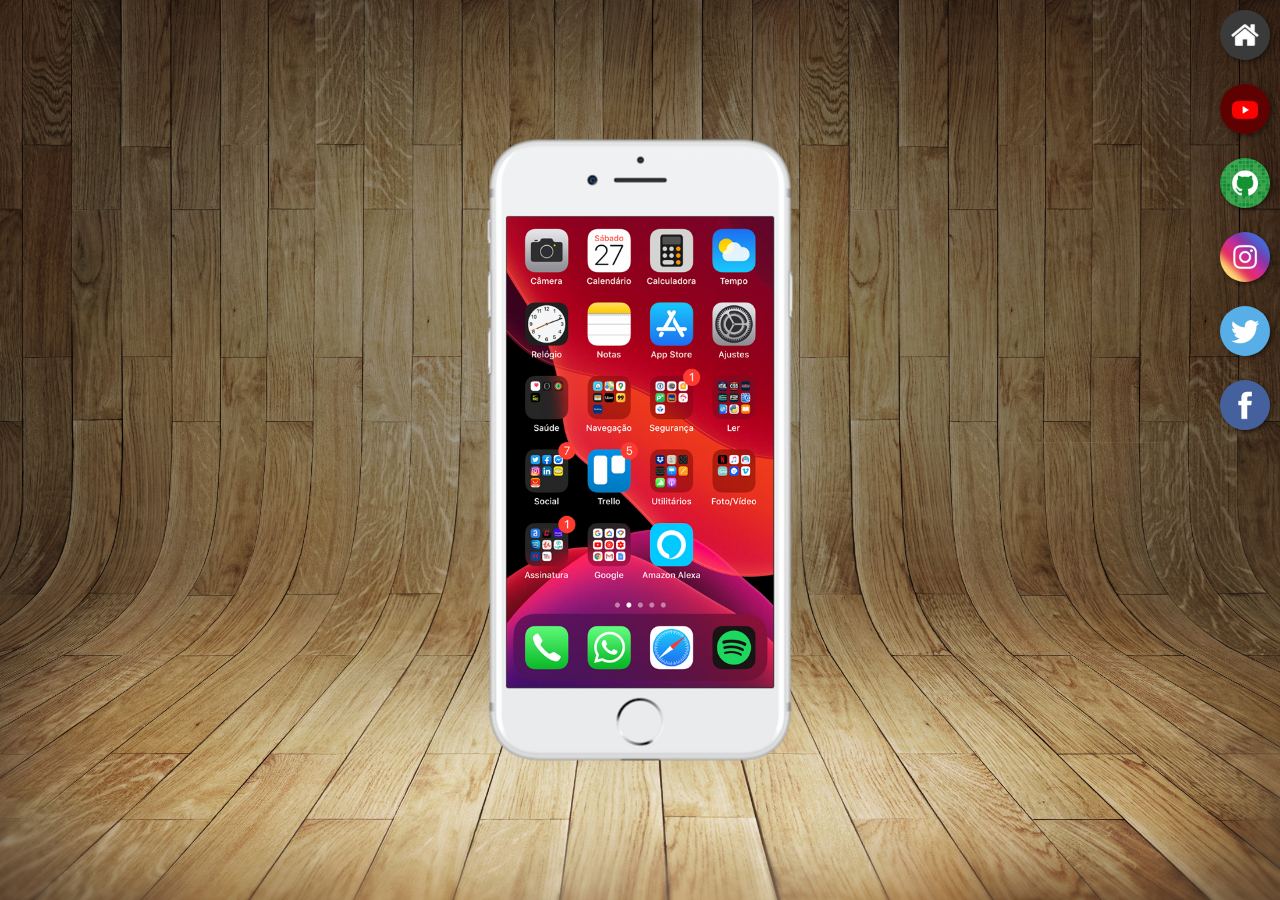
<file: index.html>
<!DOCTYPE html>
<html lang="pt-br">
<head>
    <meta charset="UTF-8">
    <meta name="viewport" content="width=device-width, initial-scale=1.0">
    <title>Projeto Redes Sociais</title>
    <link rel="shortcut icon" href="favicon.ico" type="image/x-icon">
    <link rel="stylesheet" href="estilos/style.css">
</head>
<body>
    <main>
        <section id="telefone">
            <iframe src="home.html" name="tela" id="tela" frameborder="0">
                Seu navegador não é compatível com isso!
            </iframe>
        </section>
        <section id="redes-sociais">
            <a href="home.html" target="tela"><img src="imagens/logo-home.jpg" alt="home"></a><br>
            <a href="youtube.html" target="tela"><img src="imagens/logo-youtube.jpg" alt="youtube"></a><br>
            <a href="github.html" target="tela"><img src="imagens/logo-github.jpg" alt="github"></a><br>
            <a href="instagram.html" target="tela"><img src="imagens/logo-instagram.jpg" alt="instagram"></a><br>
            <a href="twitter.html" target="tela"><img src="imagens/logo-twitter.jpg" alt="twitter"></a><br>
            <a href="facebook.html" target="tela"><img src="imagens/logo-facebook.jpg" alt="facebook"></a>
        </section>
    </main>
</body>
</html>
</file>
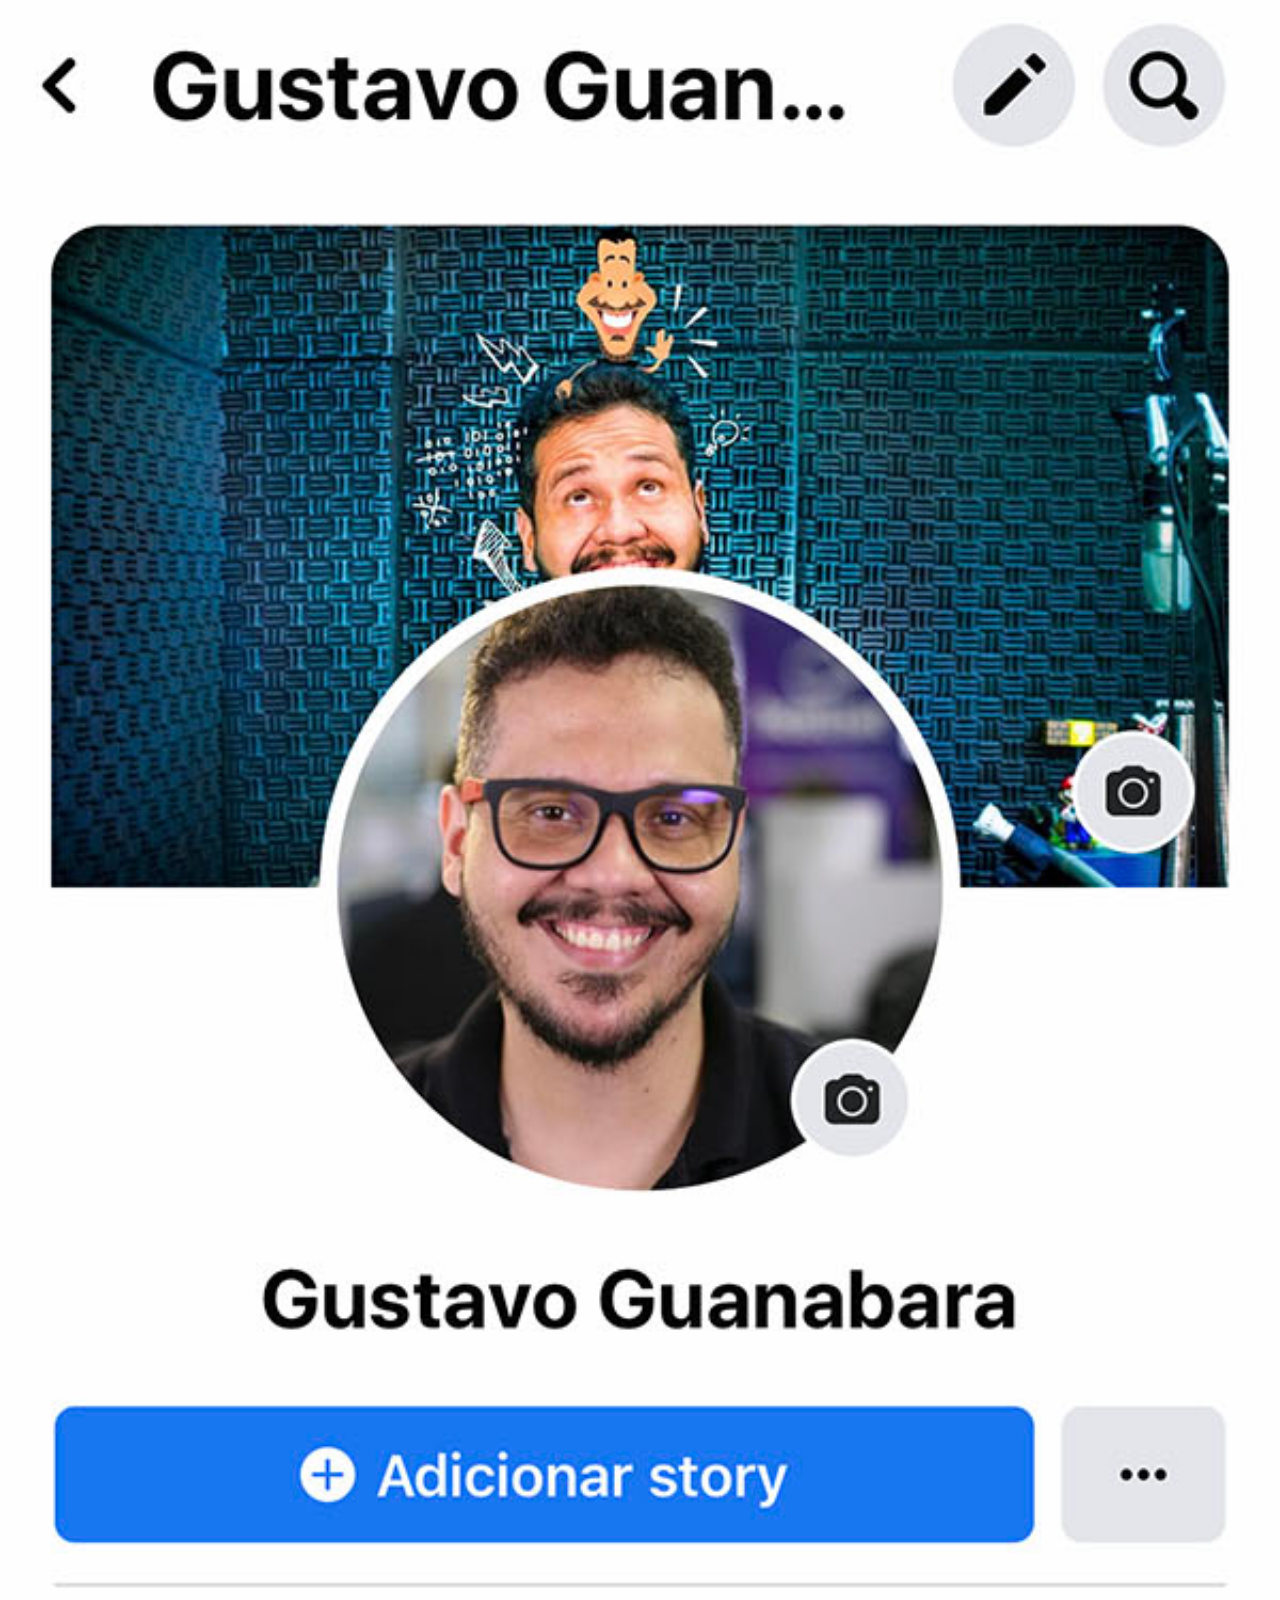
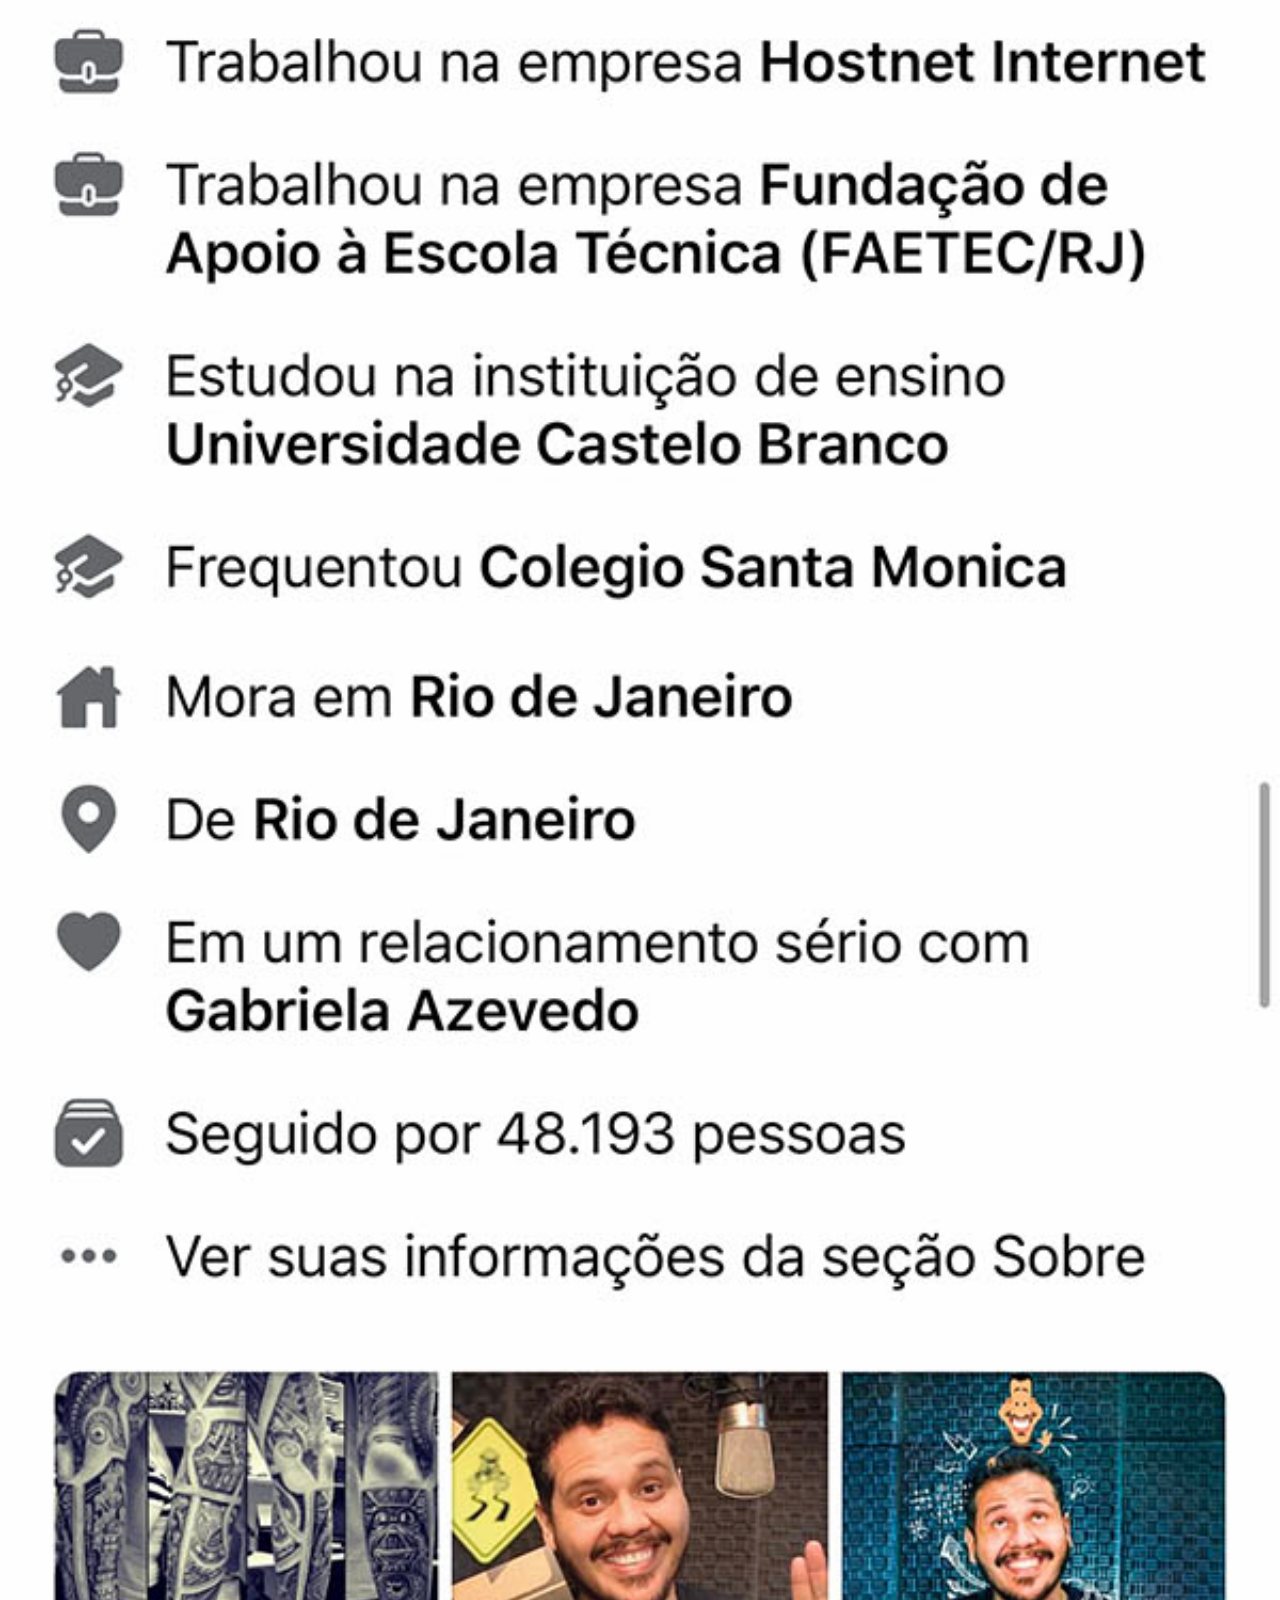
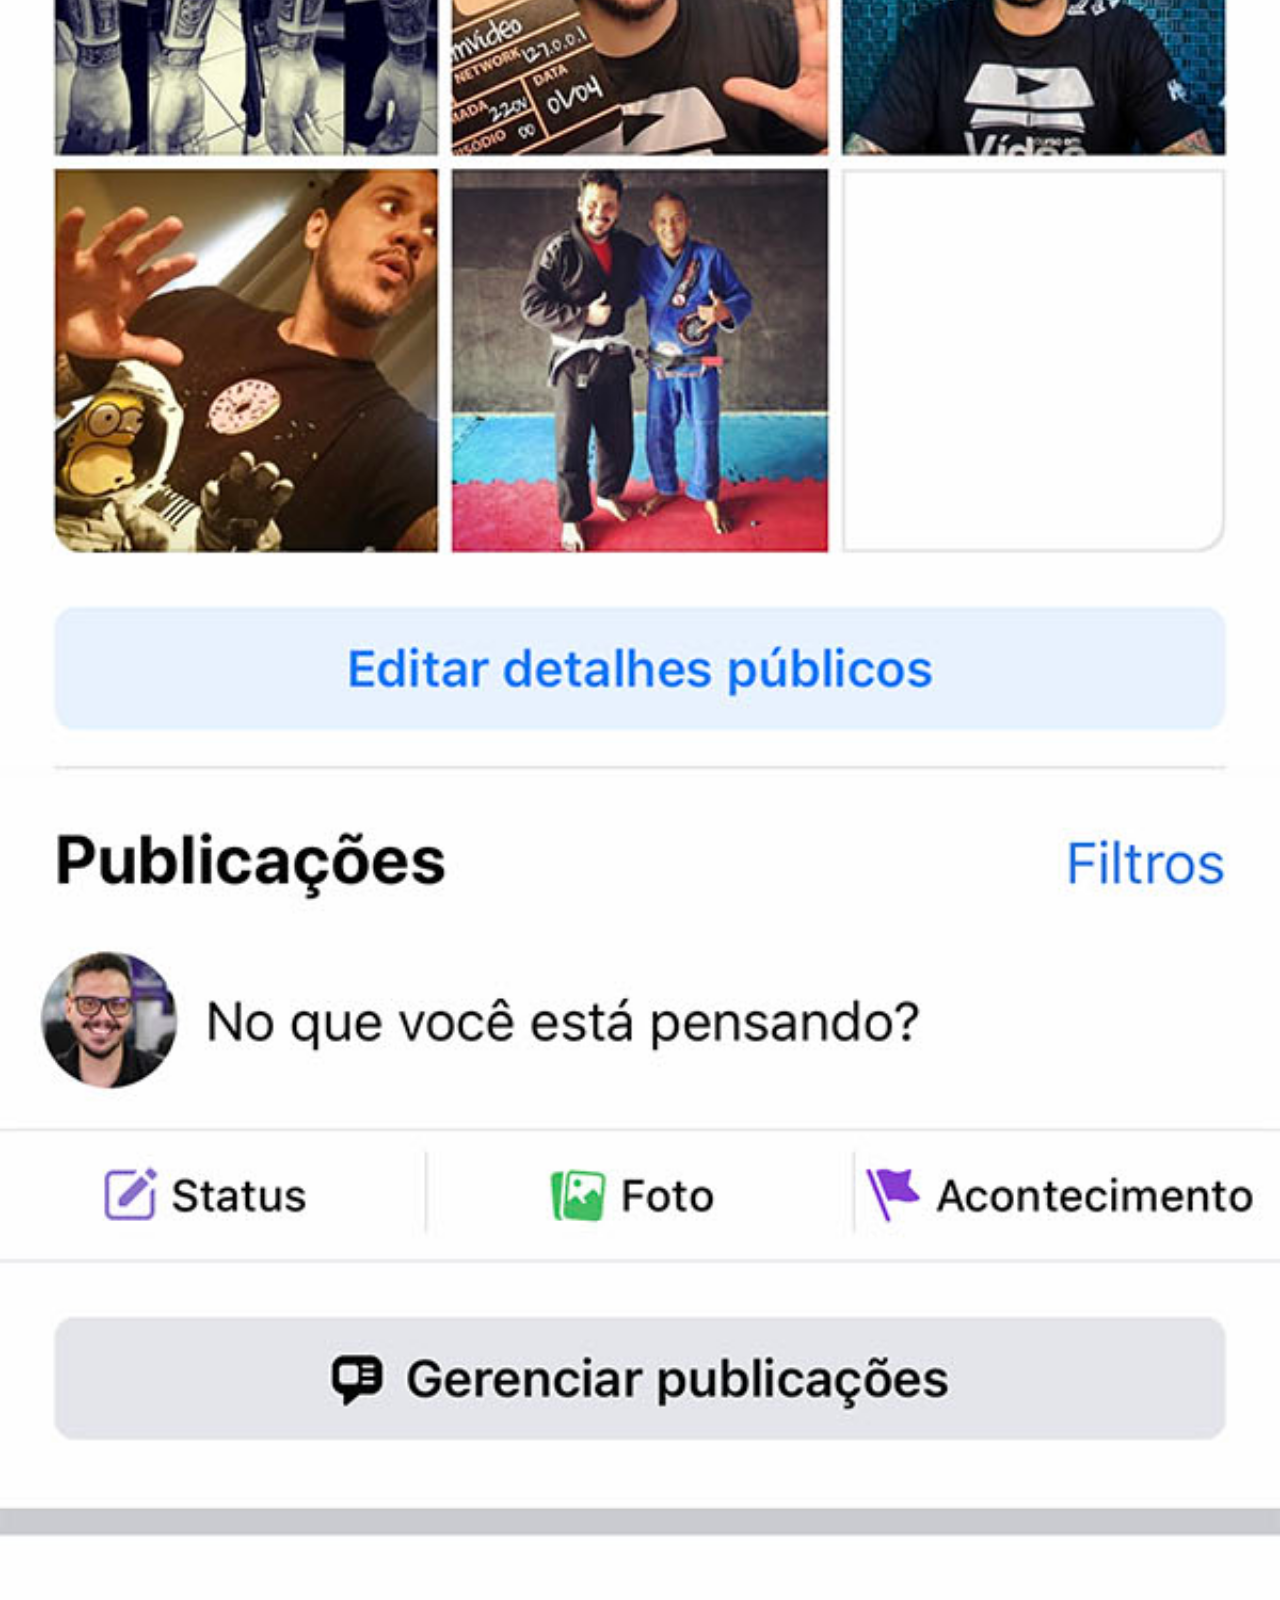
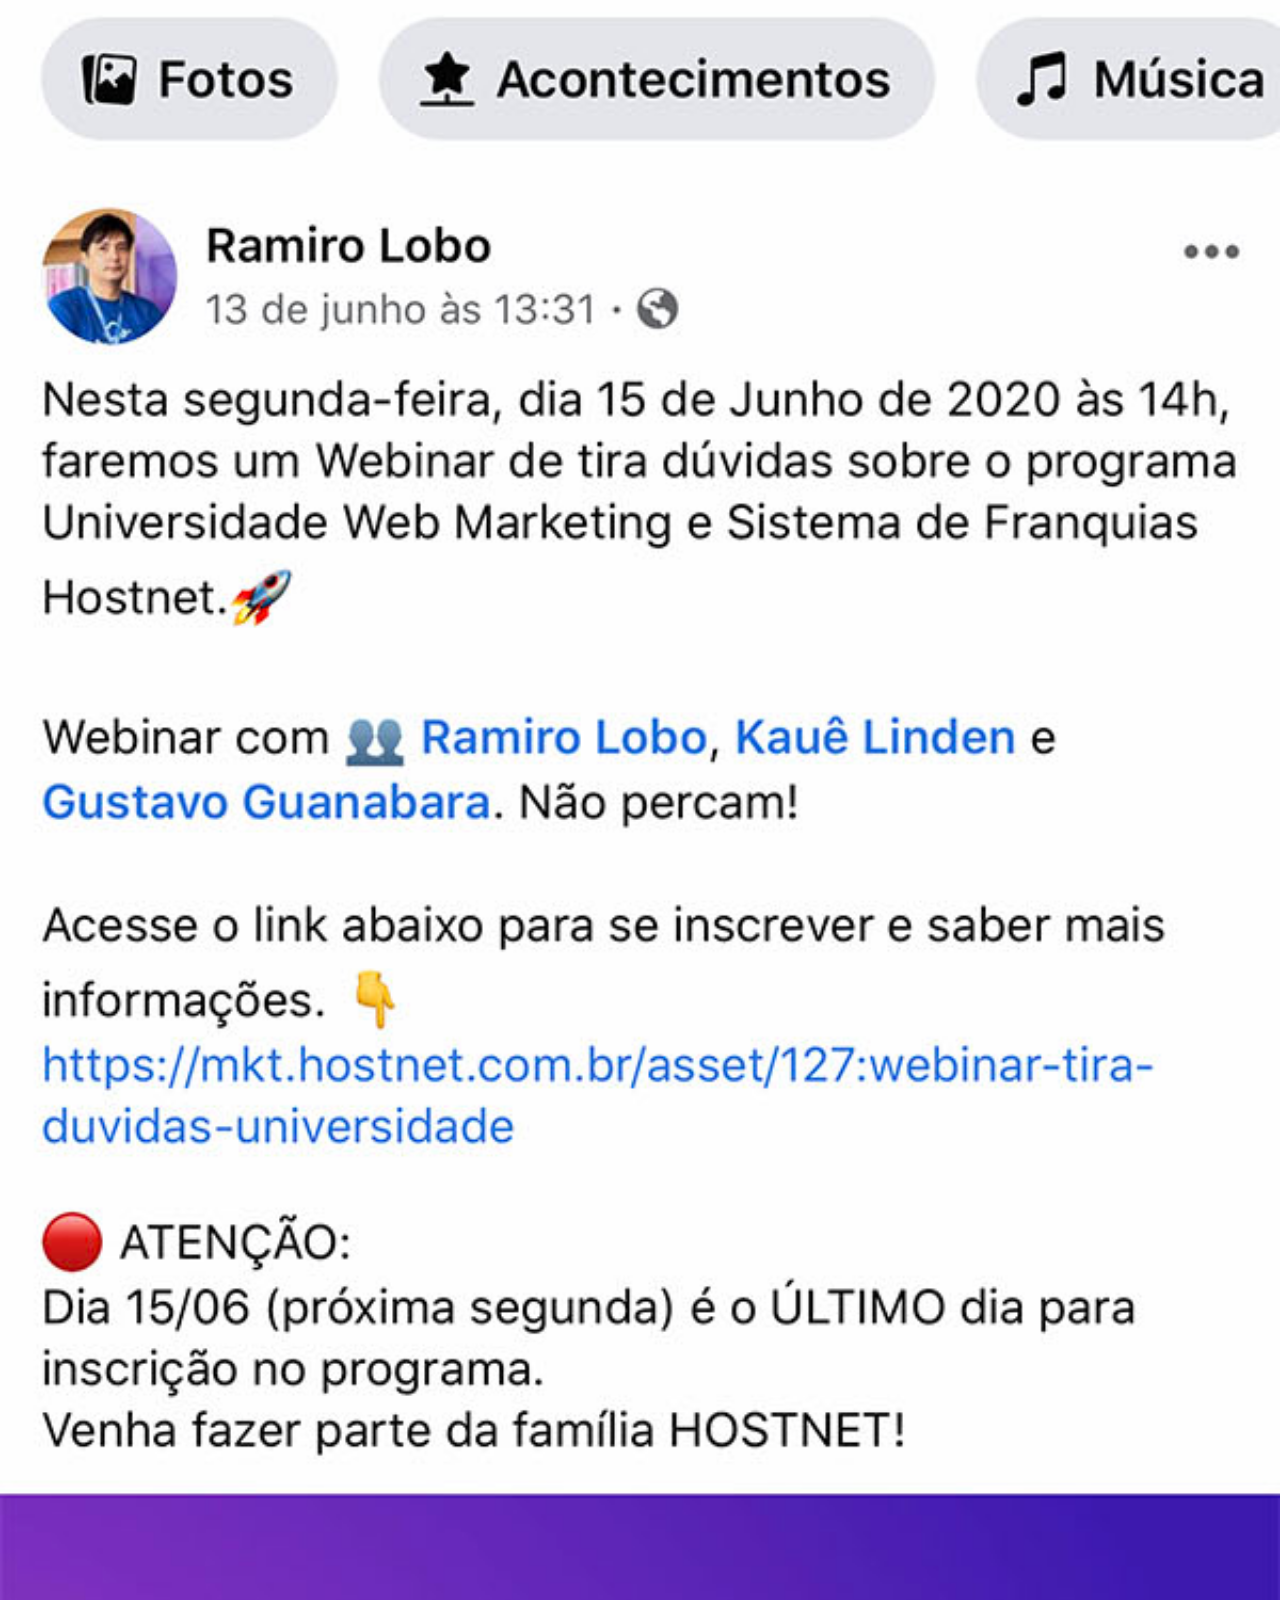
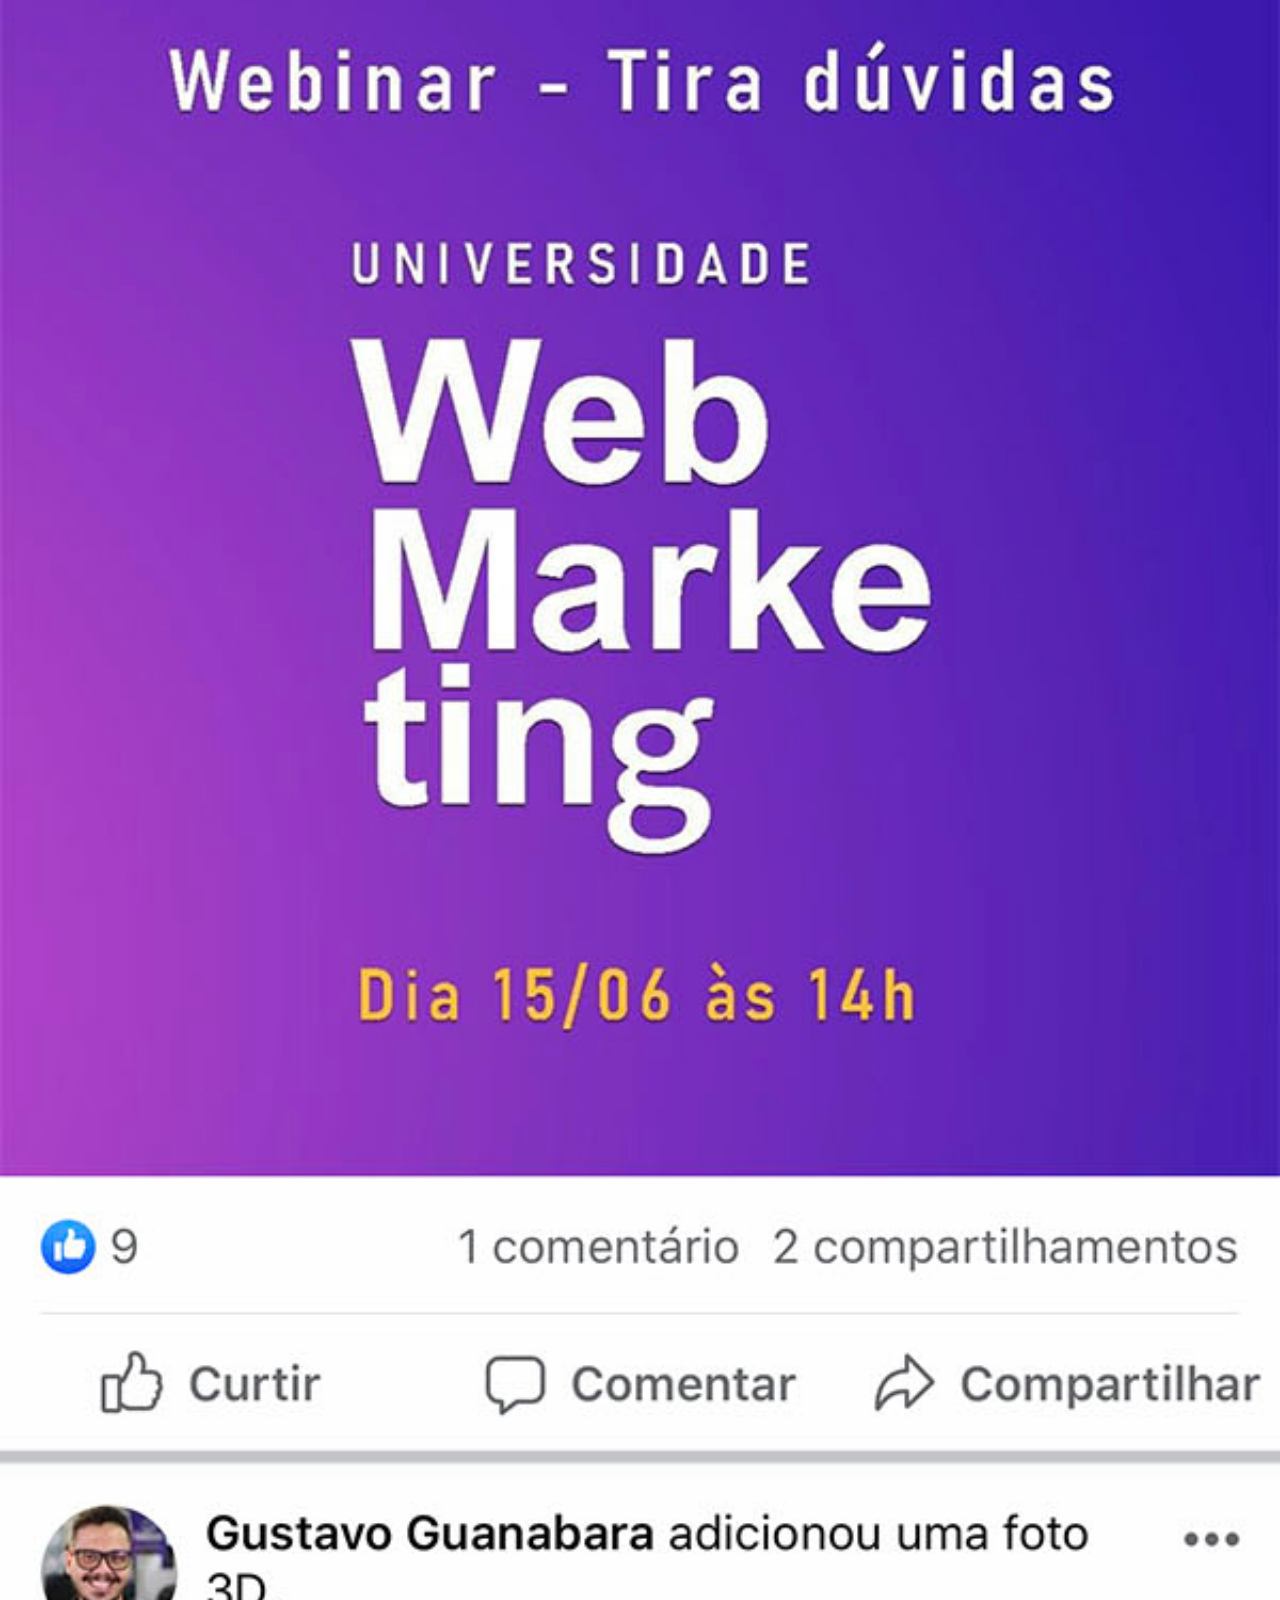
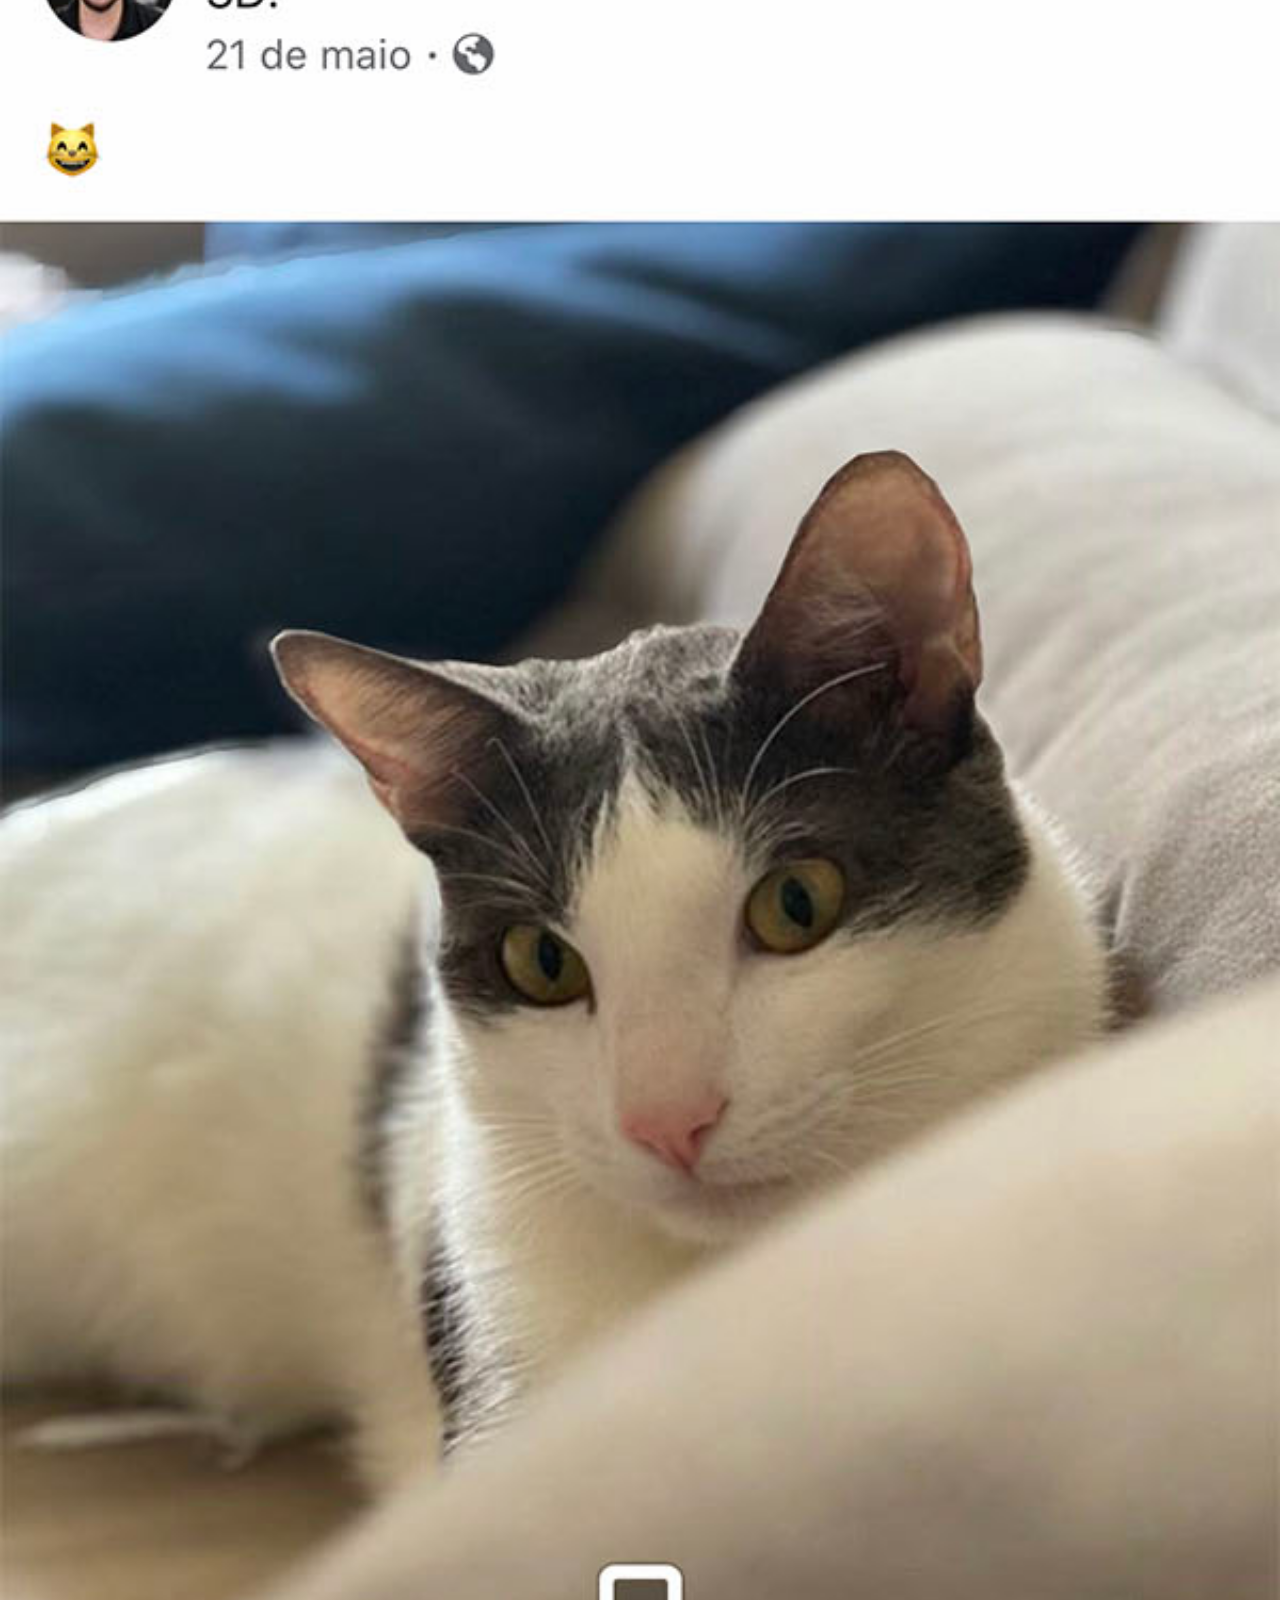
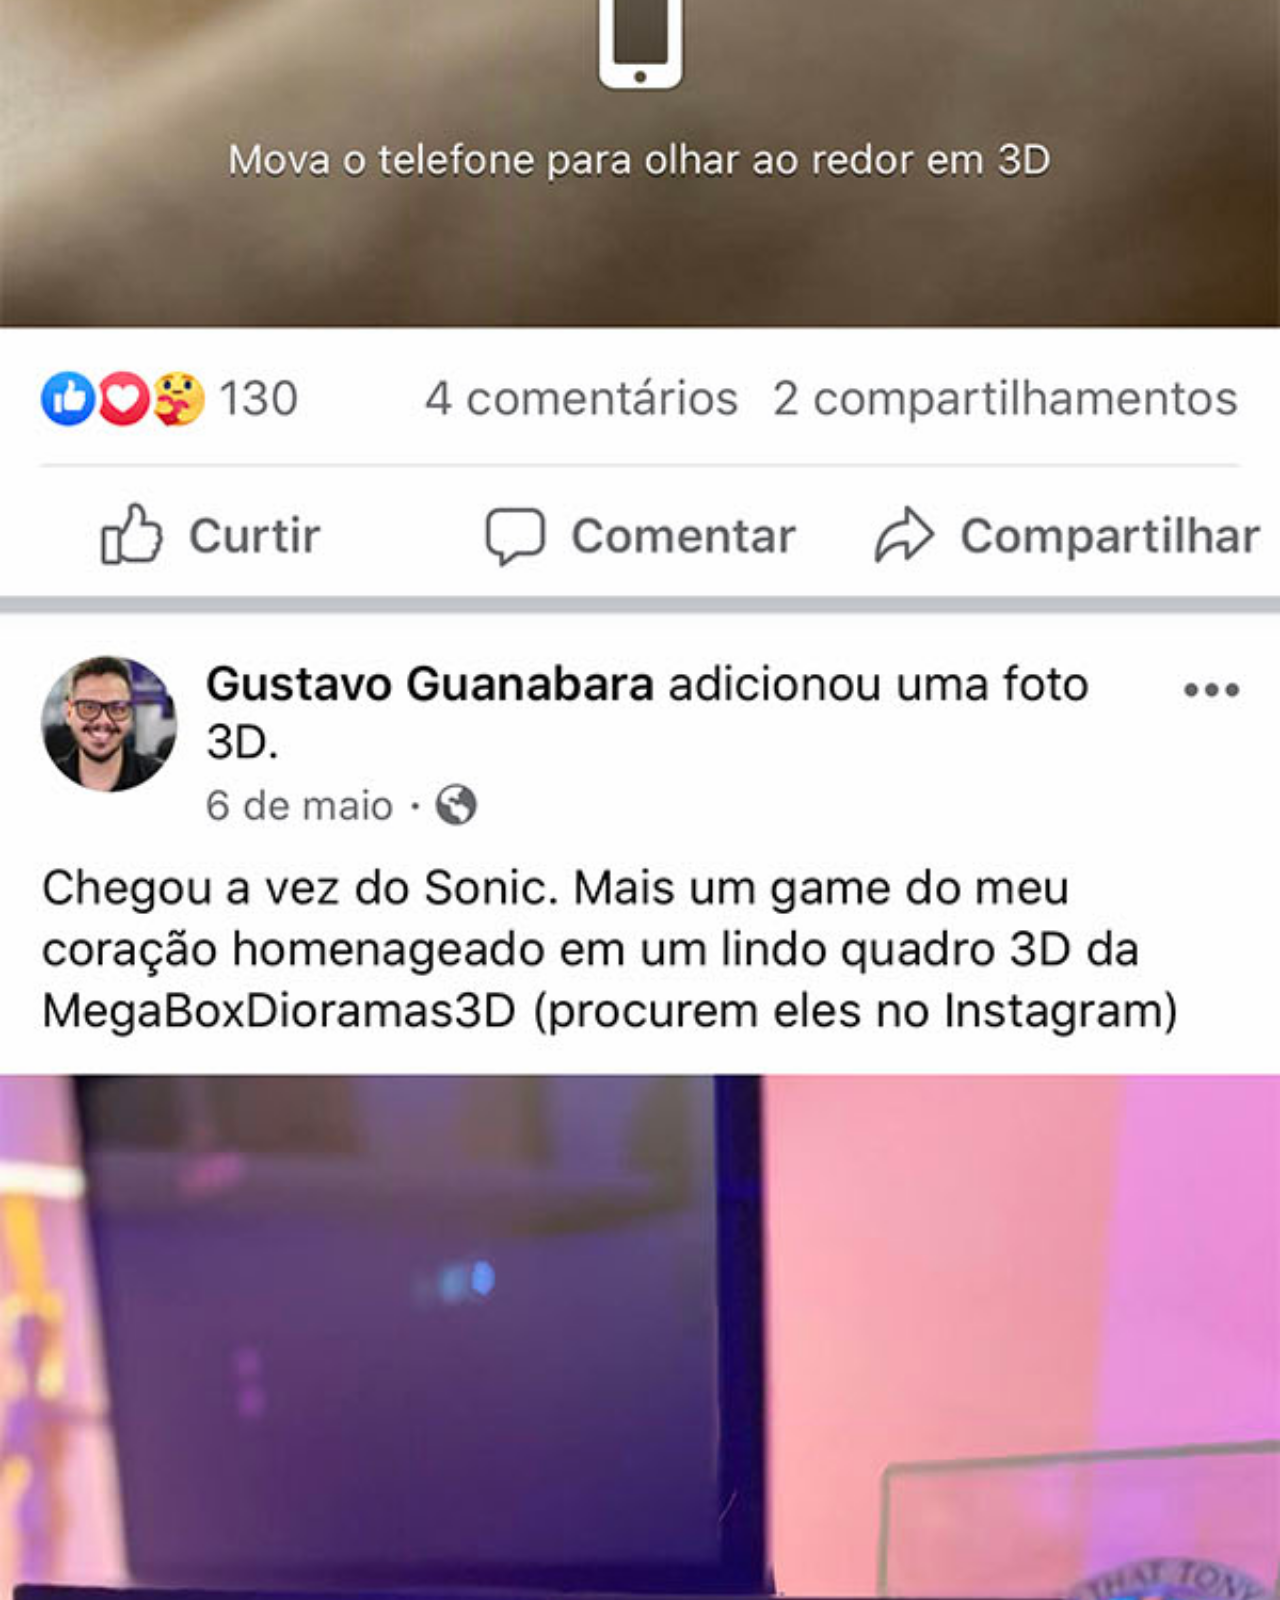
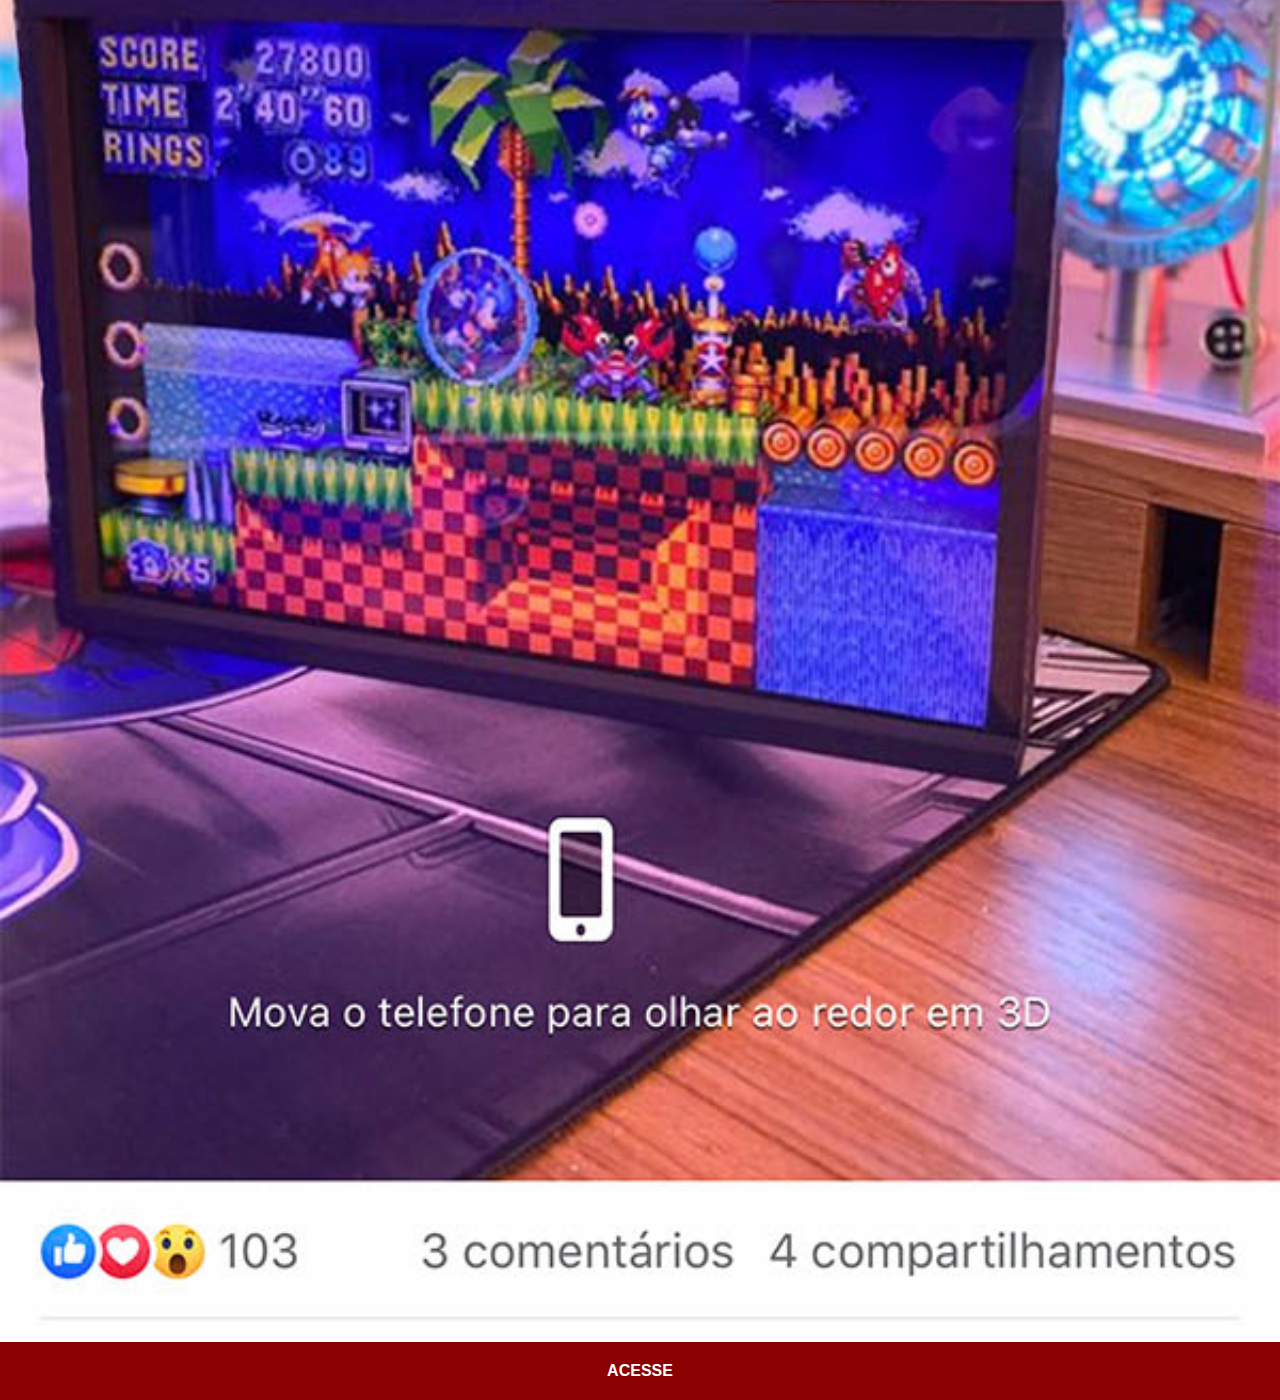
<file: facebook.html>
<!DOCTYPE html>
<html lang="pt-br">
<head>
    <meta charset="UTF-8">
    <meta name="viewport" content="width=device-width, initial-scale=1.0">
    <title>Facebook</title>
    <link rel="stylesheet" href="estilos/social.css">
</head>
<body>
    <img src="imagens/tela-facebook.jpg" alt="Facebook">
    <a href="https://www.facebook.com/gustavoguanabara/?locale=pt_BR" target="_blank">ACESSE</a>
</body>
</html>
</file>
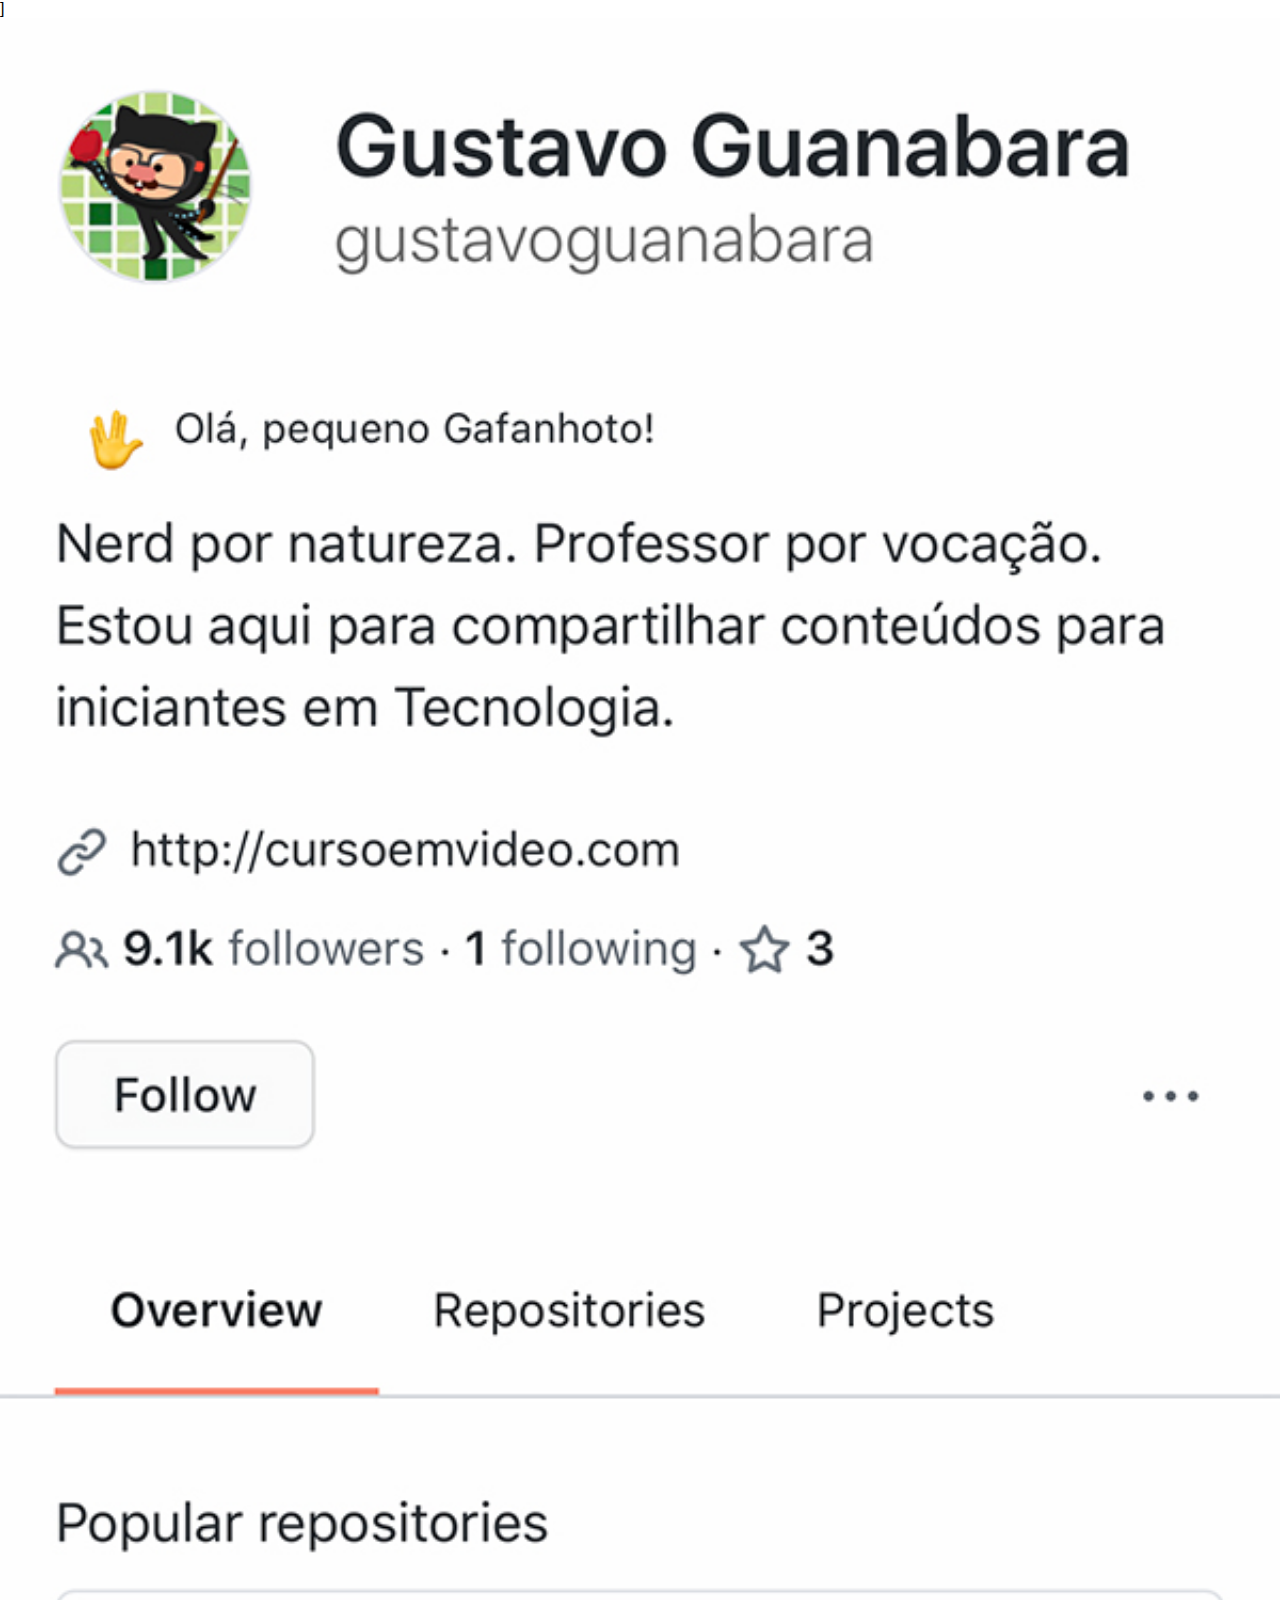
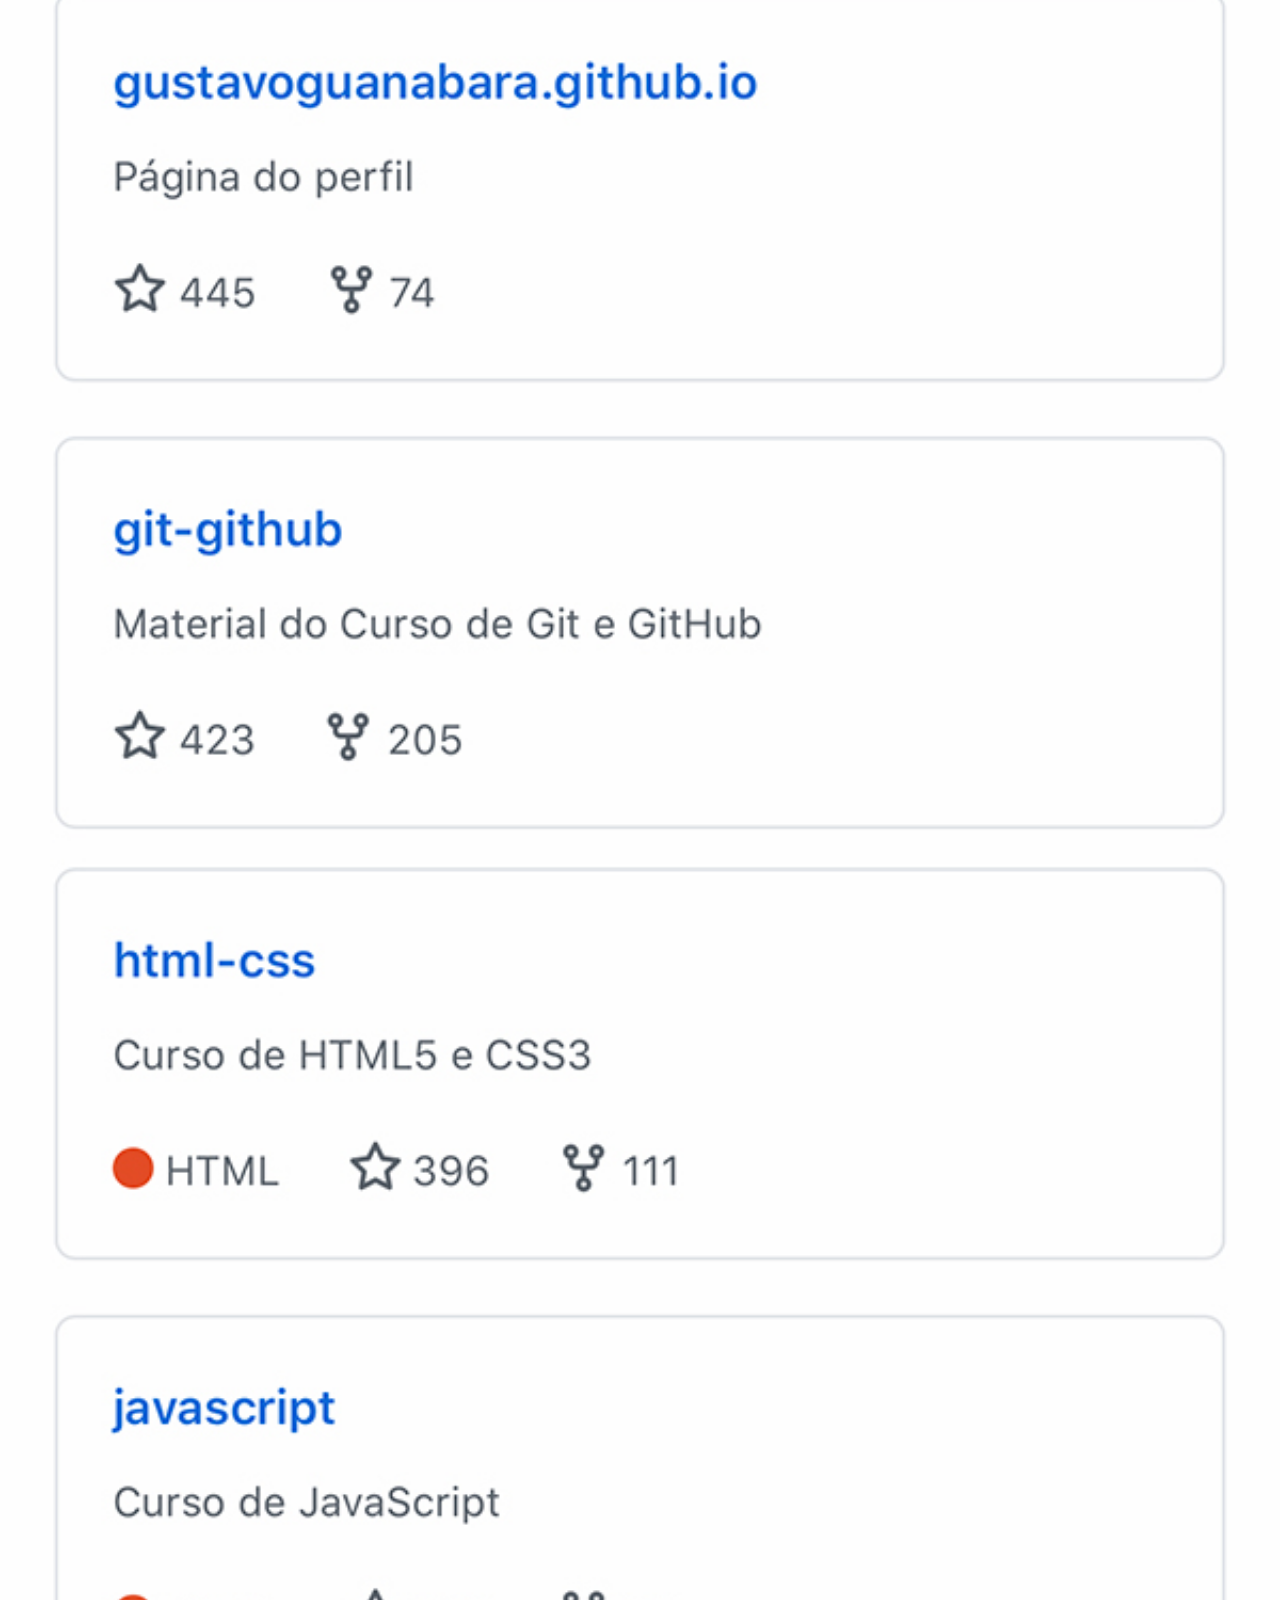
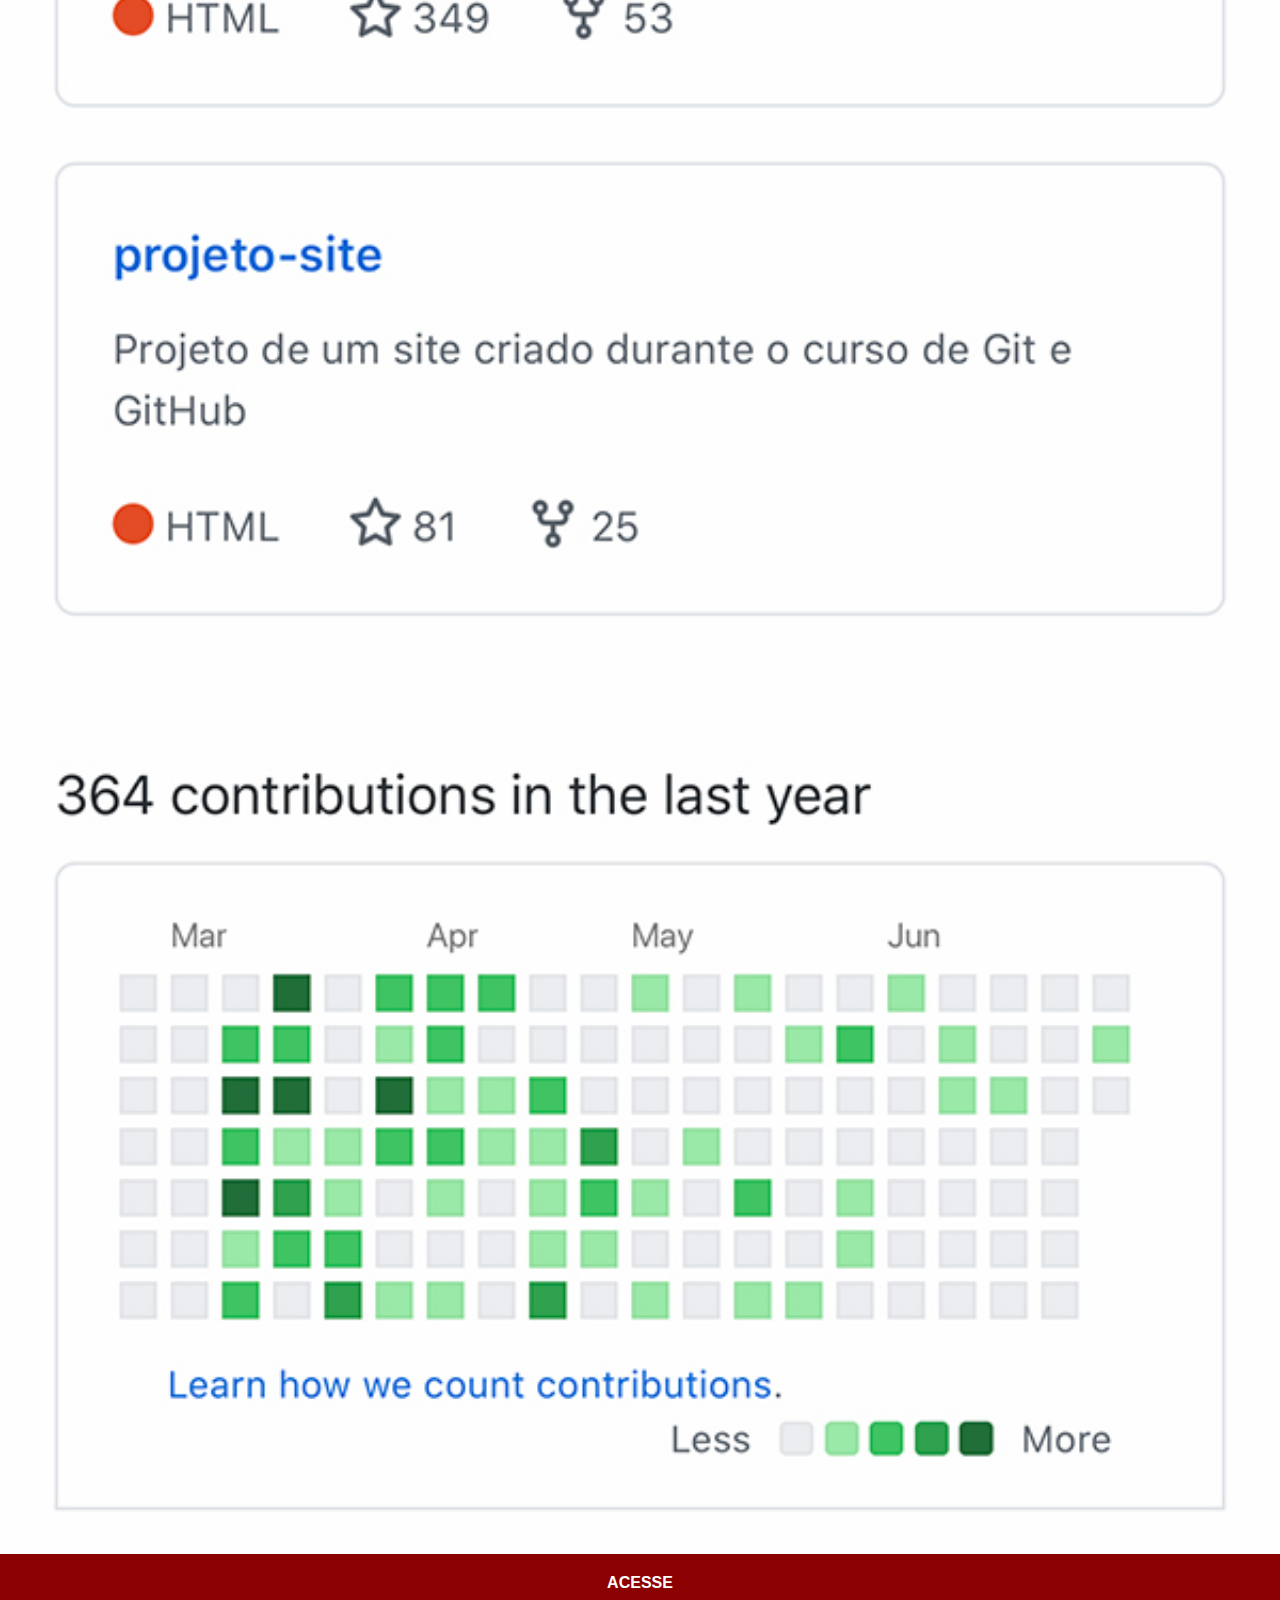
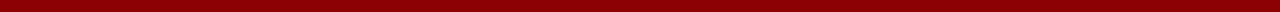
<file: github.html>
<!DOCTYPE html>
<html lang="pt-br">
<head>
    <meta charset="UTF-8">
    <meta name="viewport" content="width=device-width, initial-scale=1.0">
    <title>Github</title>]
    <link rel="stylesheet" href="estilos/social.css">
</head>
<body>
    <img src="imagens/tela-github.jpg" alt="github">
    <a href="https://github.com/gustavoguanabara" target="_blank">ACESSE</a>
</body>
</html>
</file>
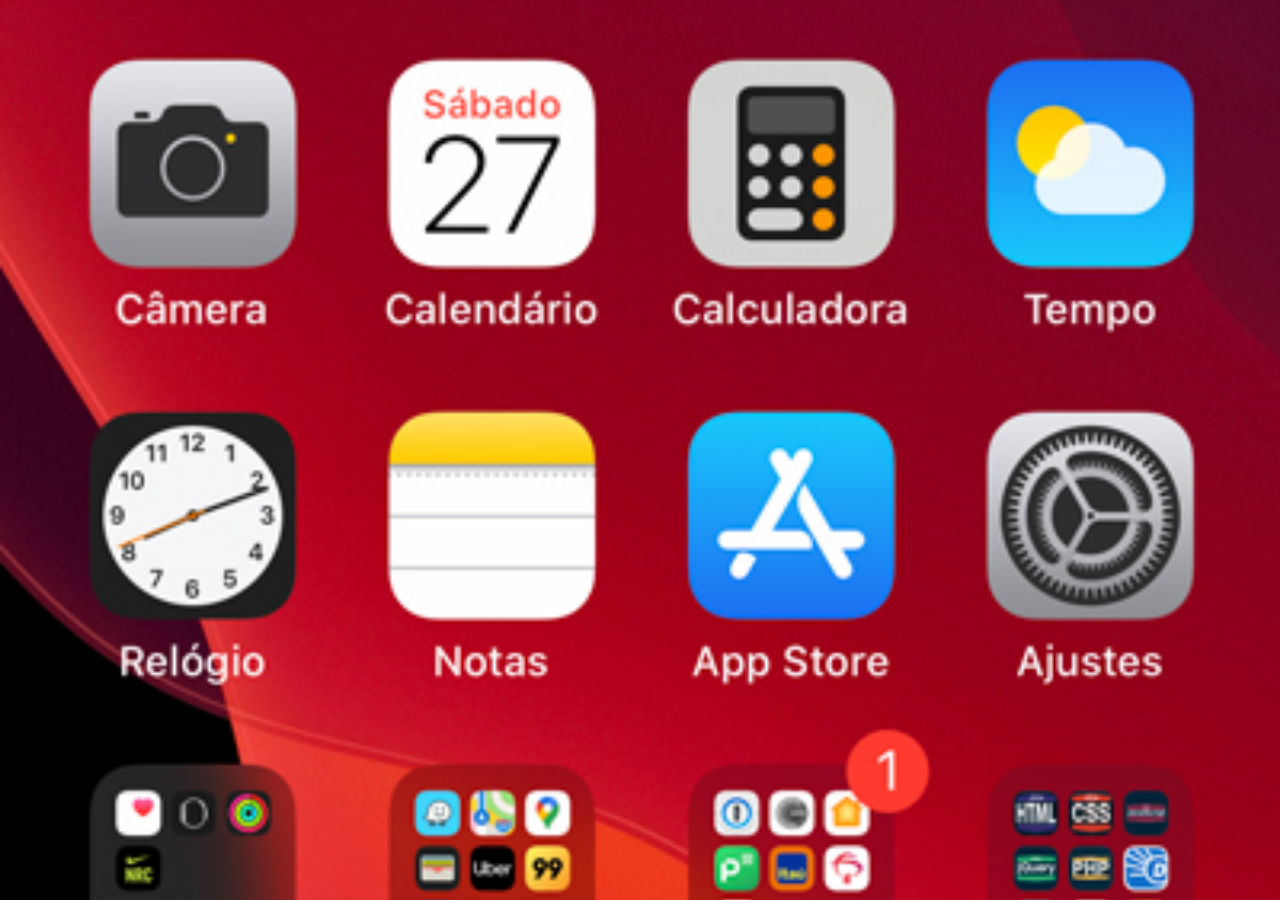
<file: home.html>
<!DOCTYPE html>
<html lang="pt-br">
<head>
    <meta charset="UTF-8">
    <meta name="viewport" content="width=device-width, initial-scale=1.0">
    <title>Home</title>
</head>
<style>
    * {
        margin: 0px;
        padding: 0px;
    }

    body {
        height: 100vh;
        width: 100vw;
        background: black url('imagens/tela-home.jpg') no-repeat top center;
        background-size: cover;
    }
</style>
<body>
    
</body>
</html>
</file>
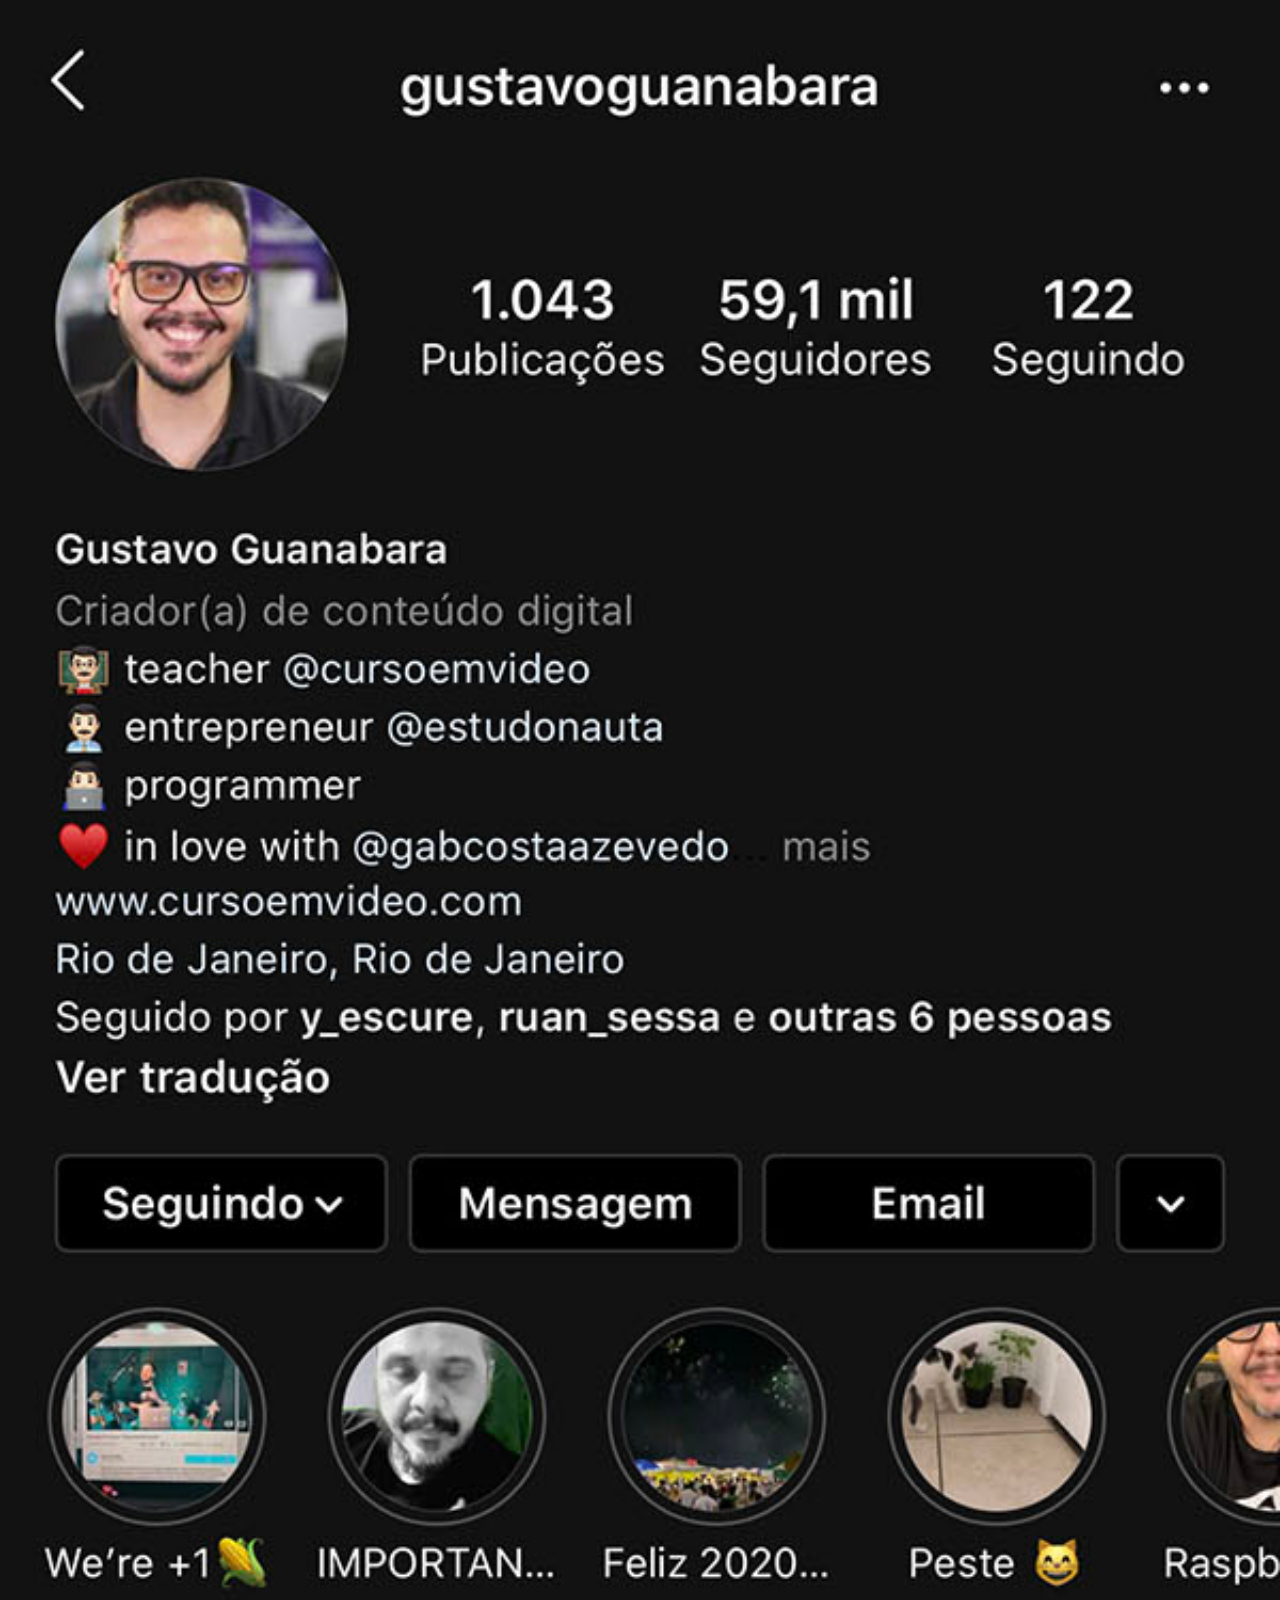
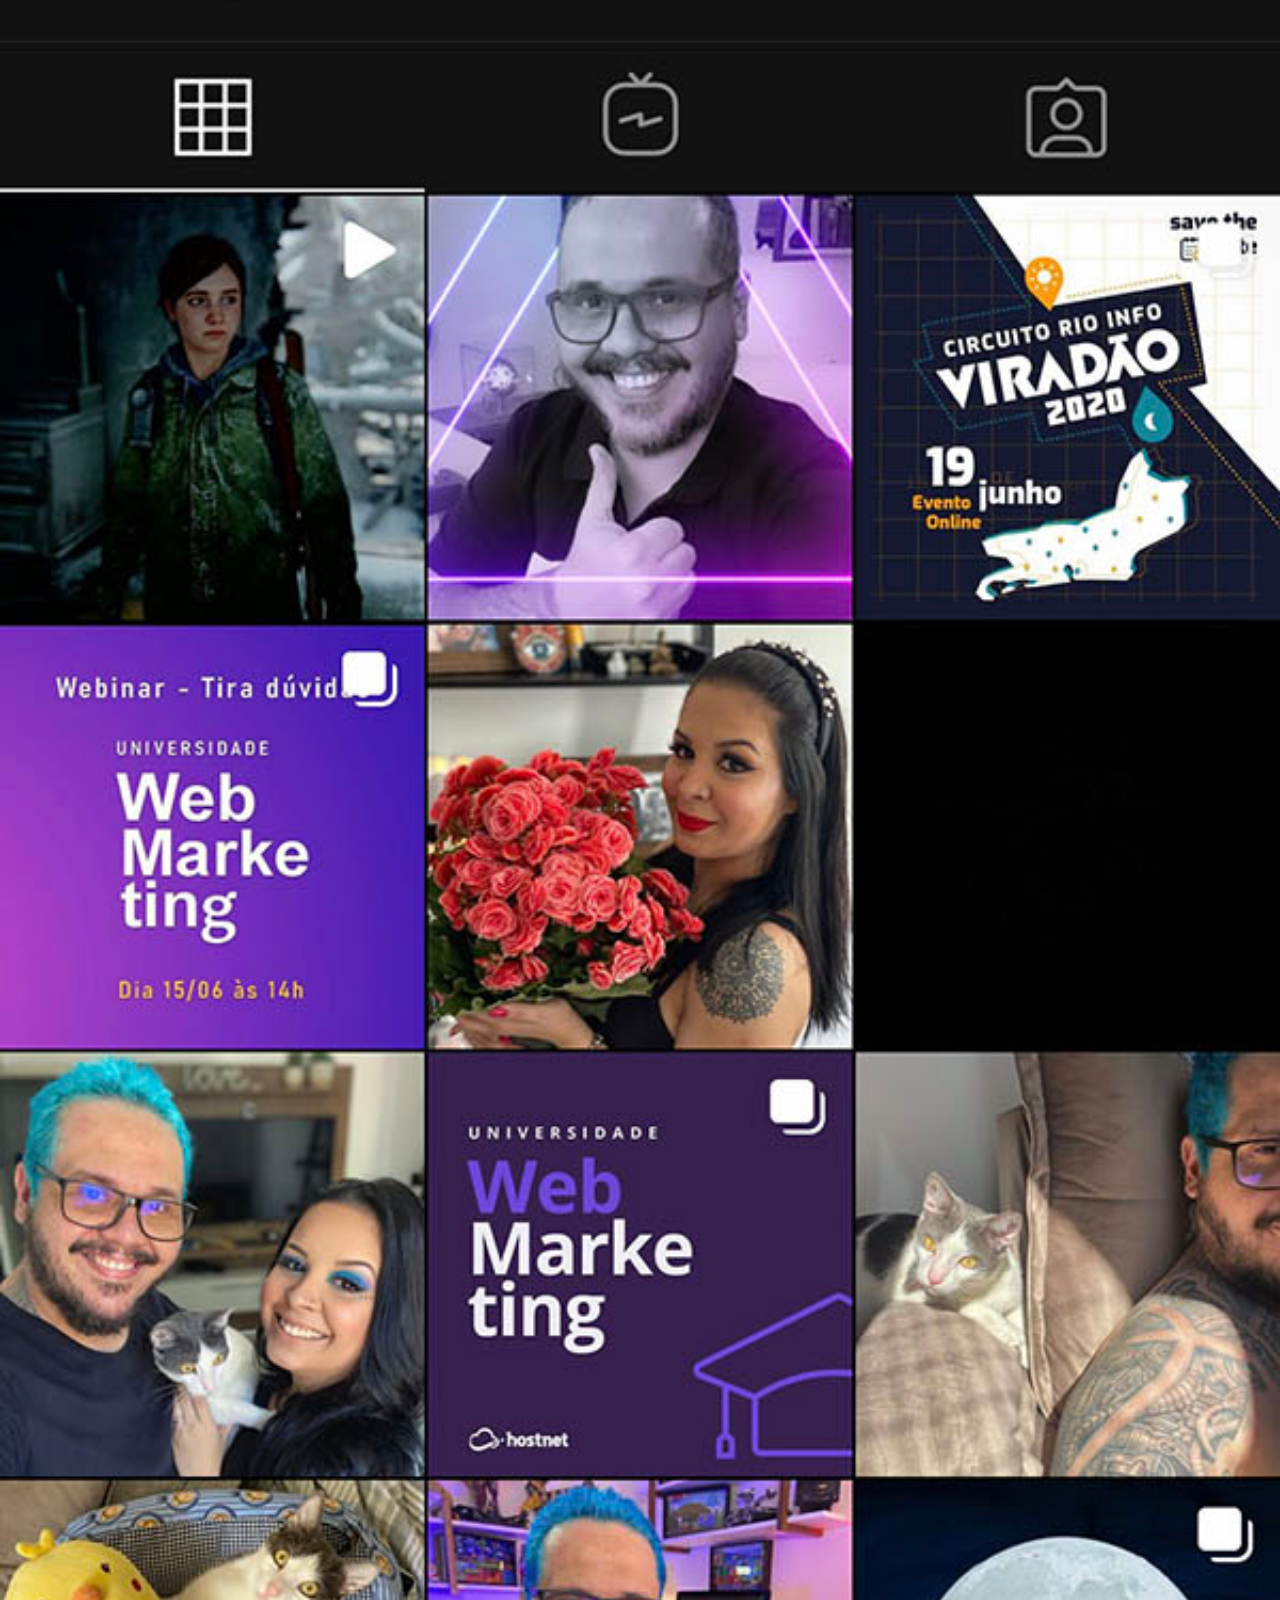
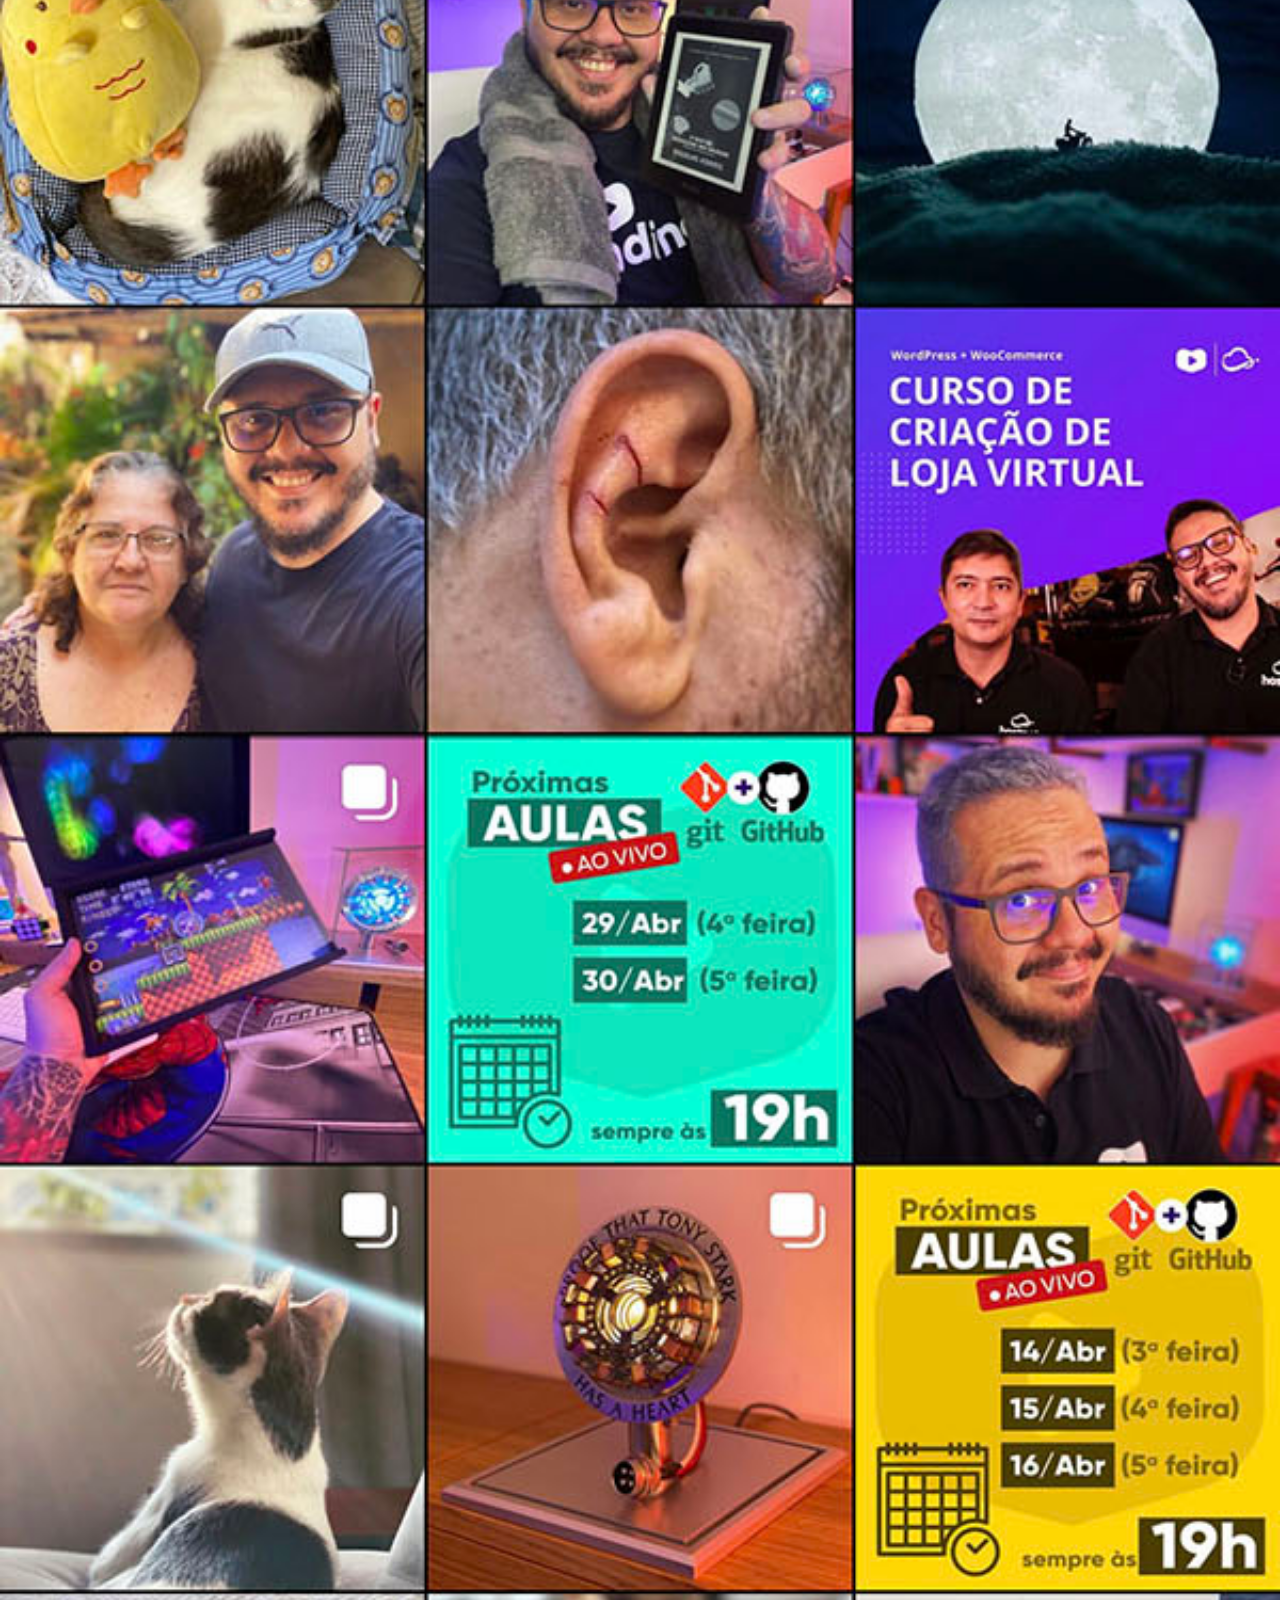
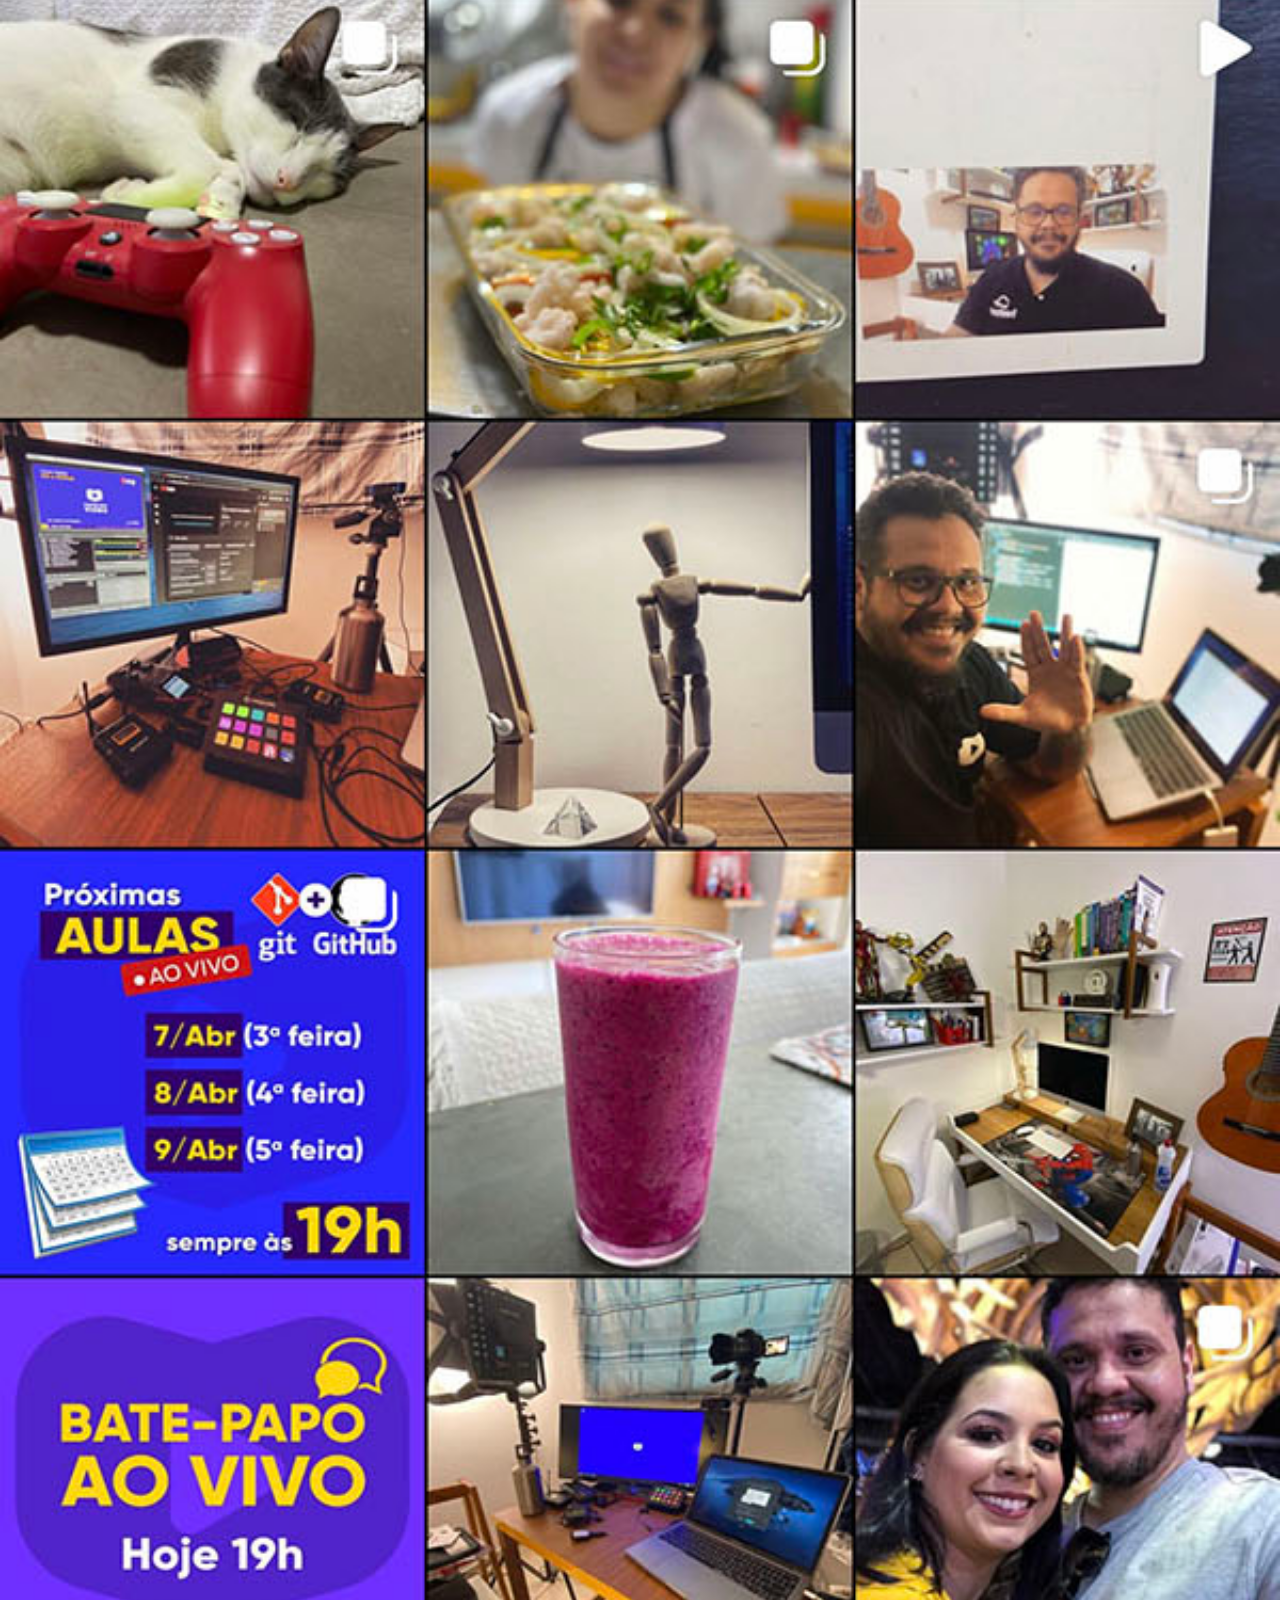
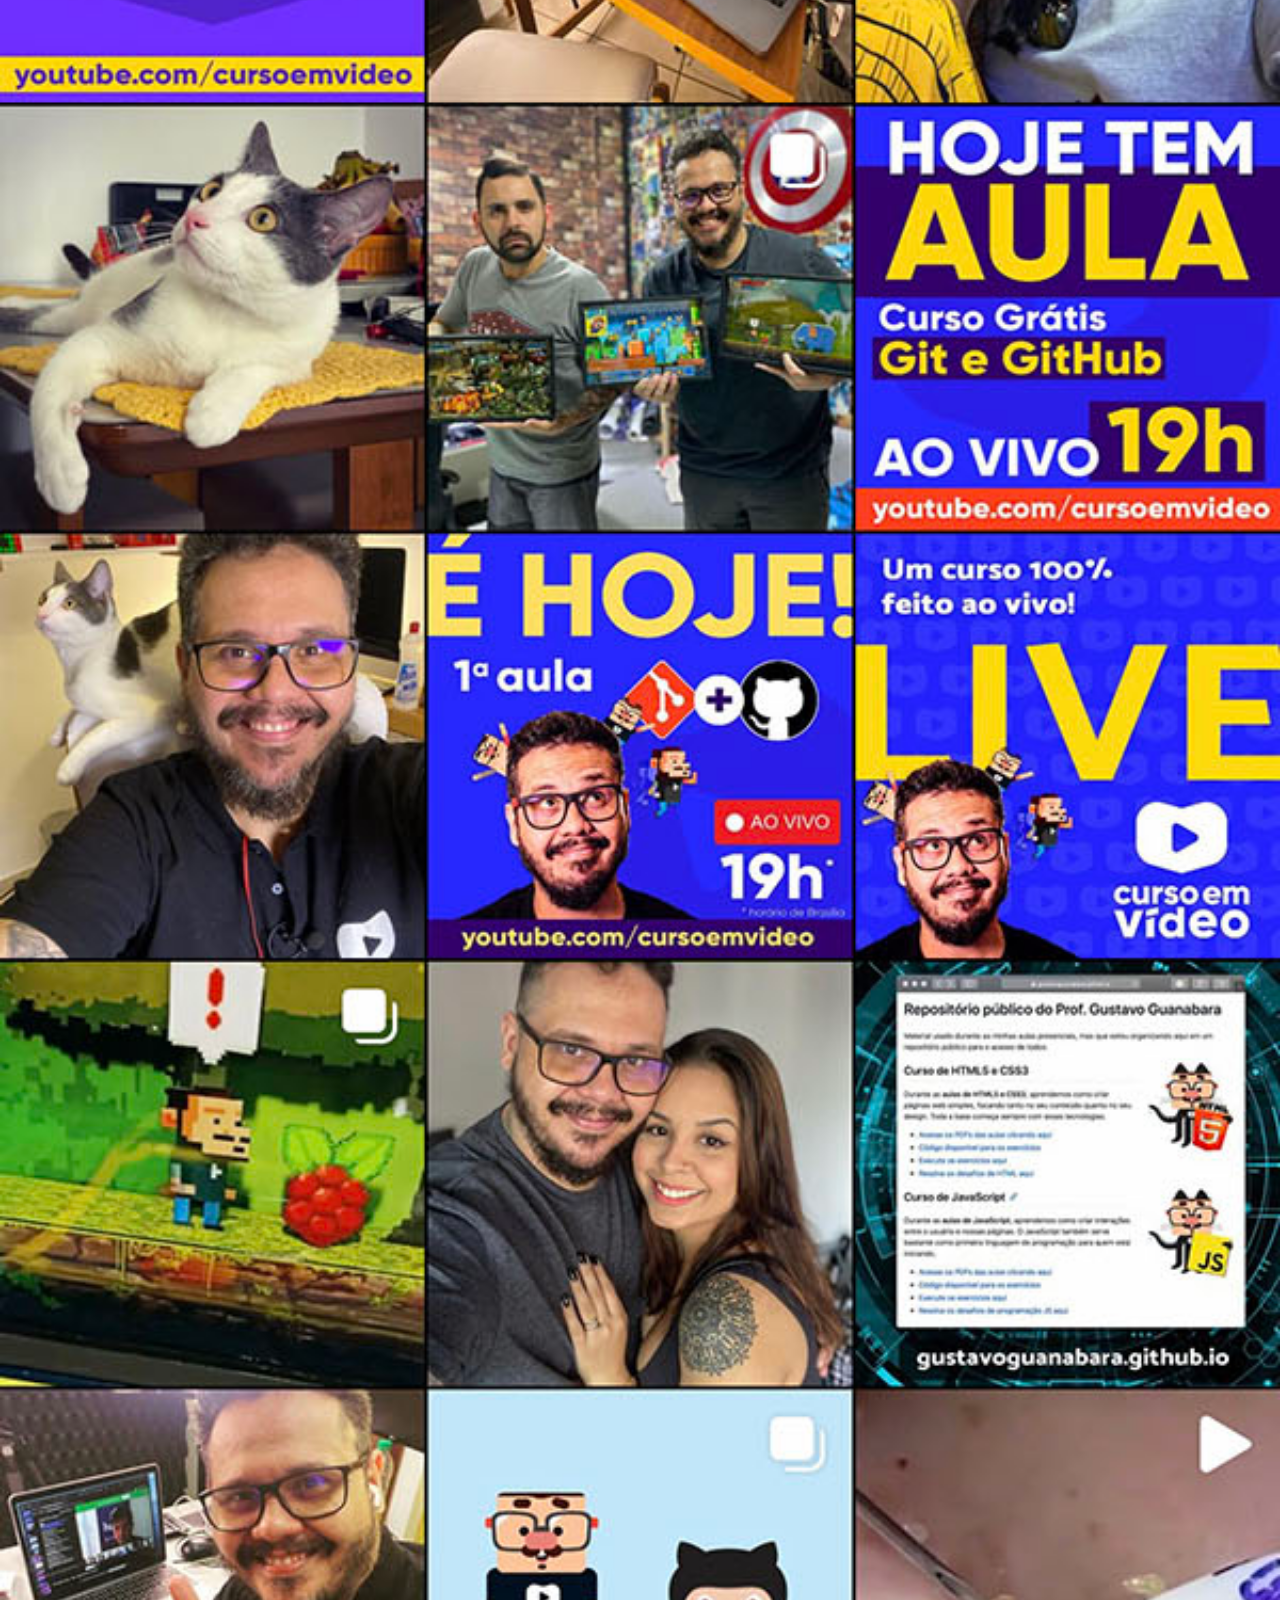
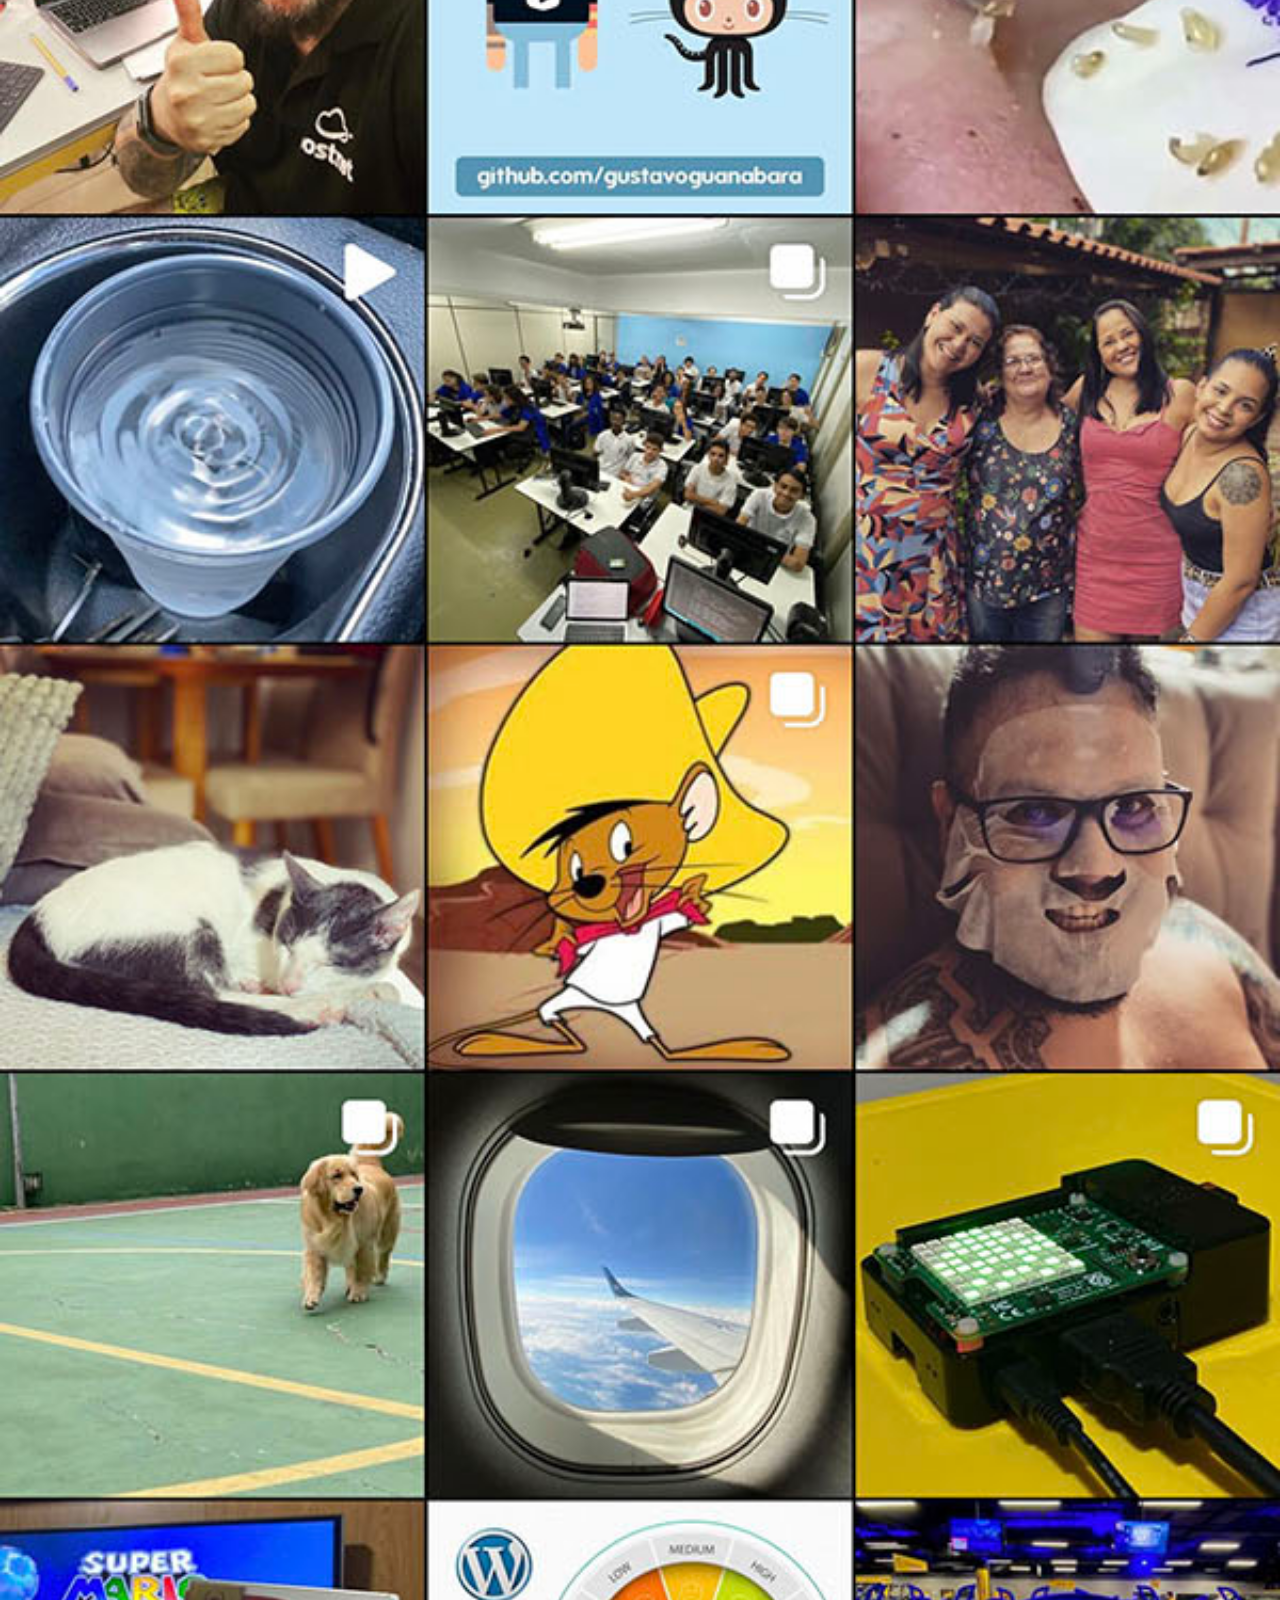
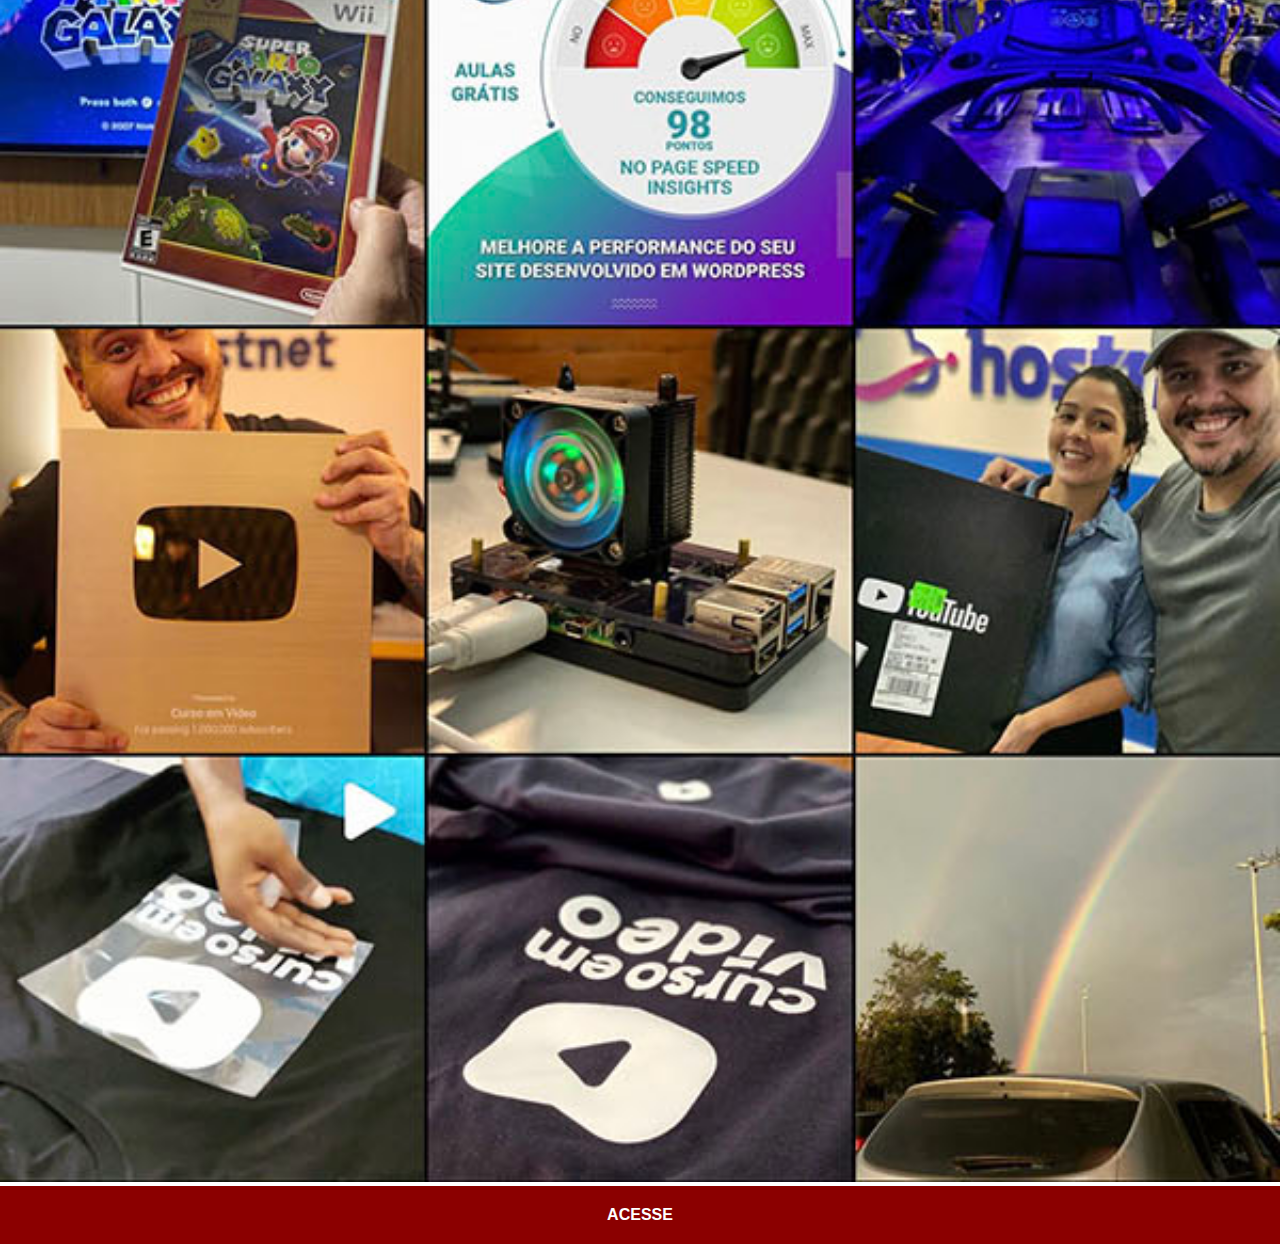
<file: instagram.html>
<!DOCTYPE html>
<html lang="pt-br">
<head>
    <meta charset="UTF-8">
    <meta name="viewport" content="width=device-width, initial-scale=1.0">
    <title>Instagram</title>
    <link rel="stylesheet" href="estilos/social.css">
</head>
<body>
    <img src="imagens/tela-instagram.jpg" alt="instagram">
    <a href="https://www.instagram.com/gustavoguanabara/" target="_blank">ACESSE</a>
</body>
</html>
</file>
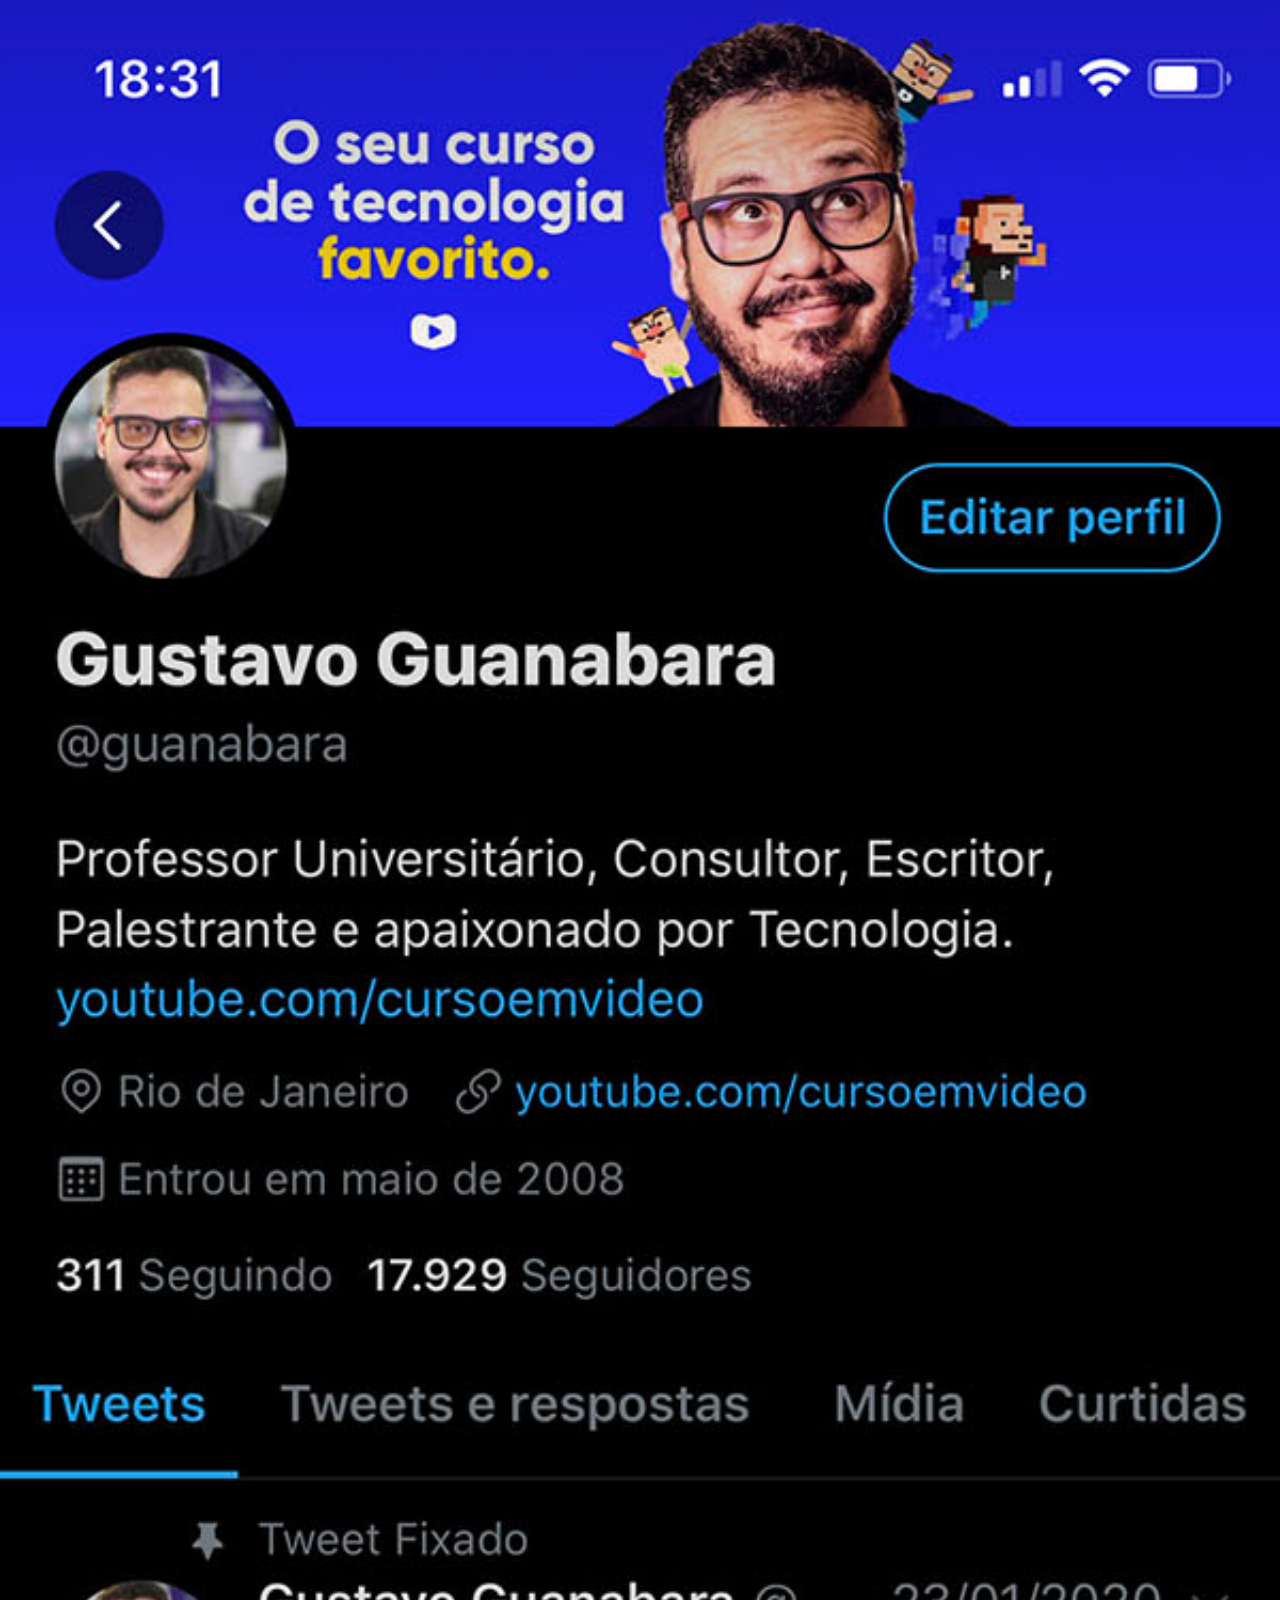
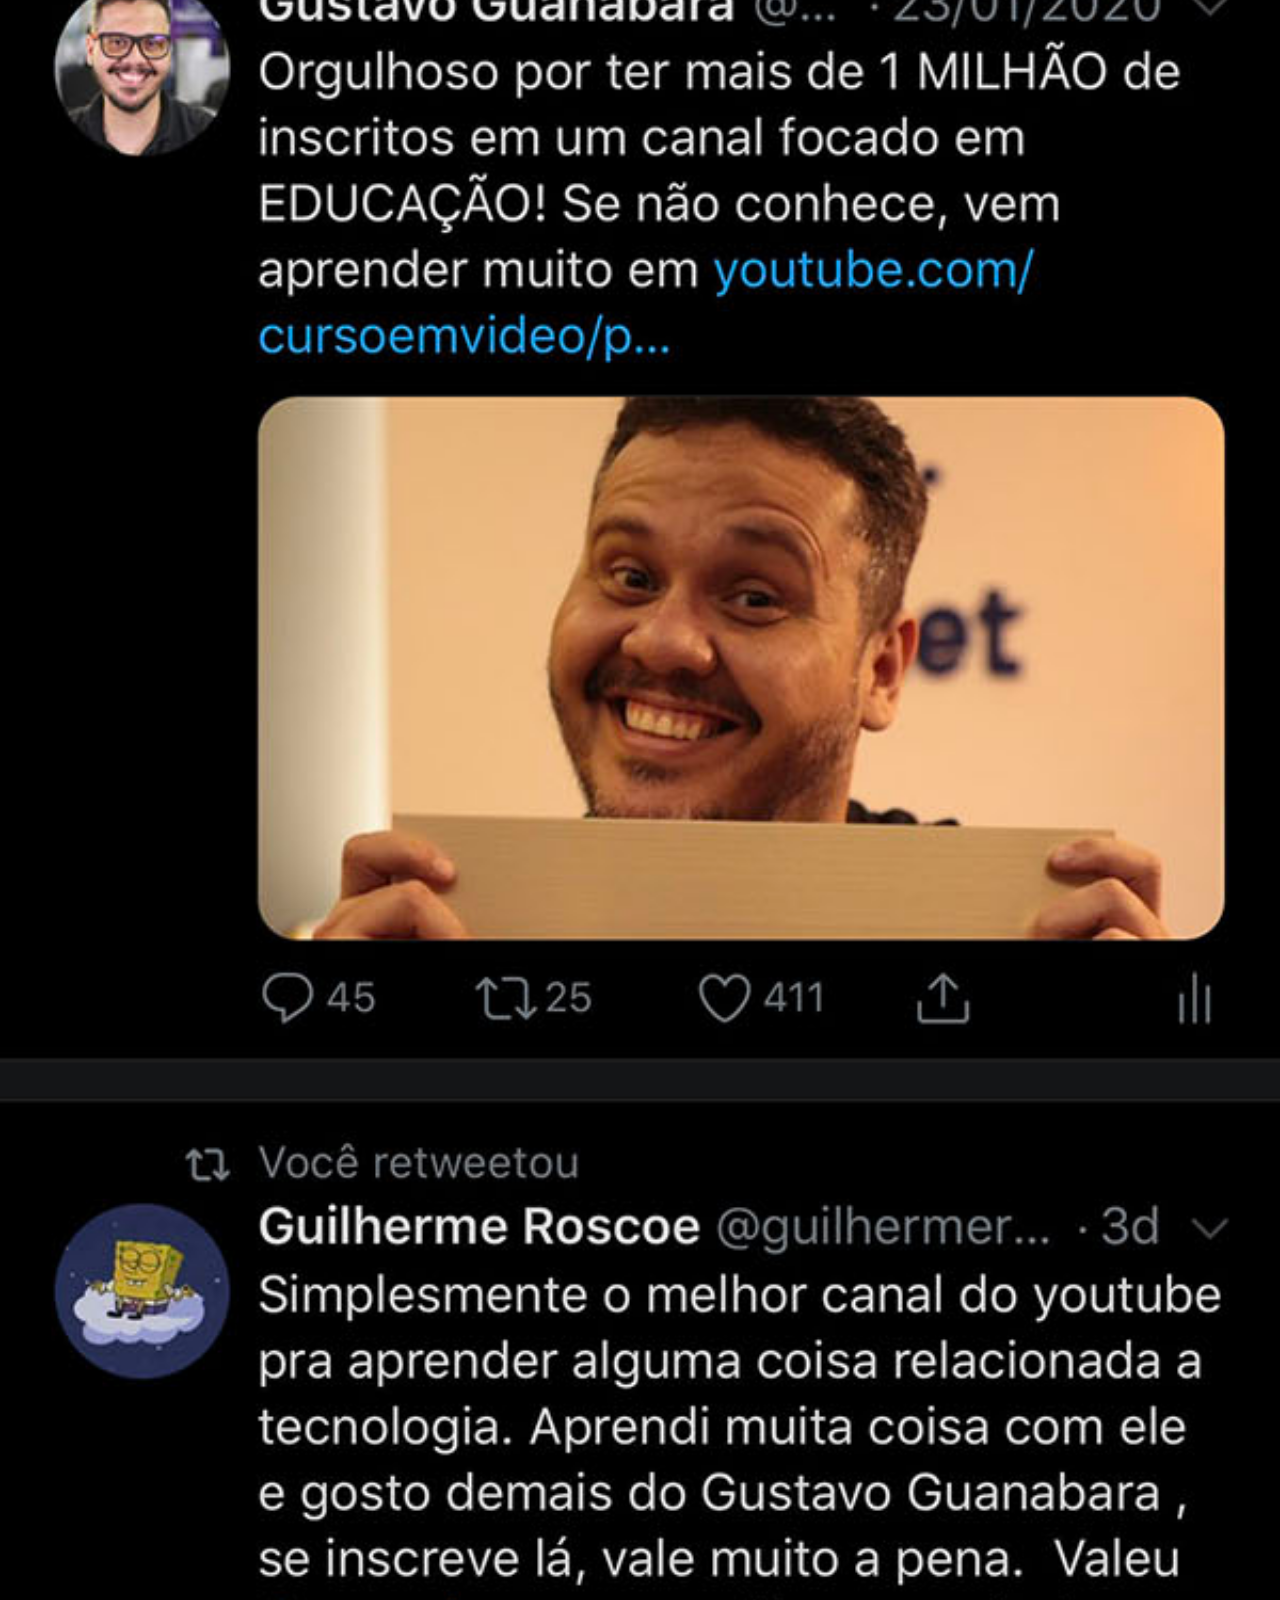
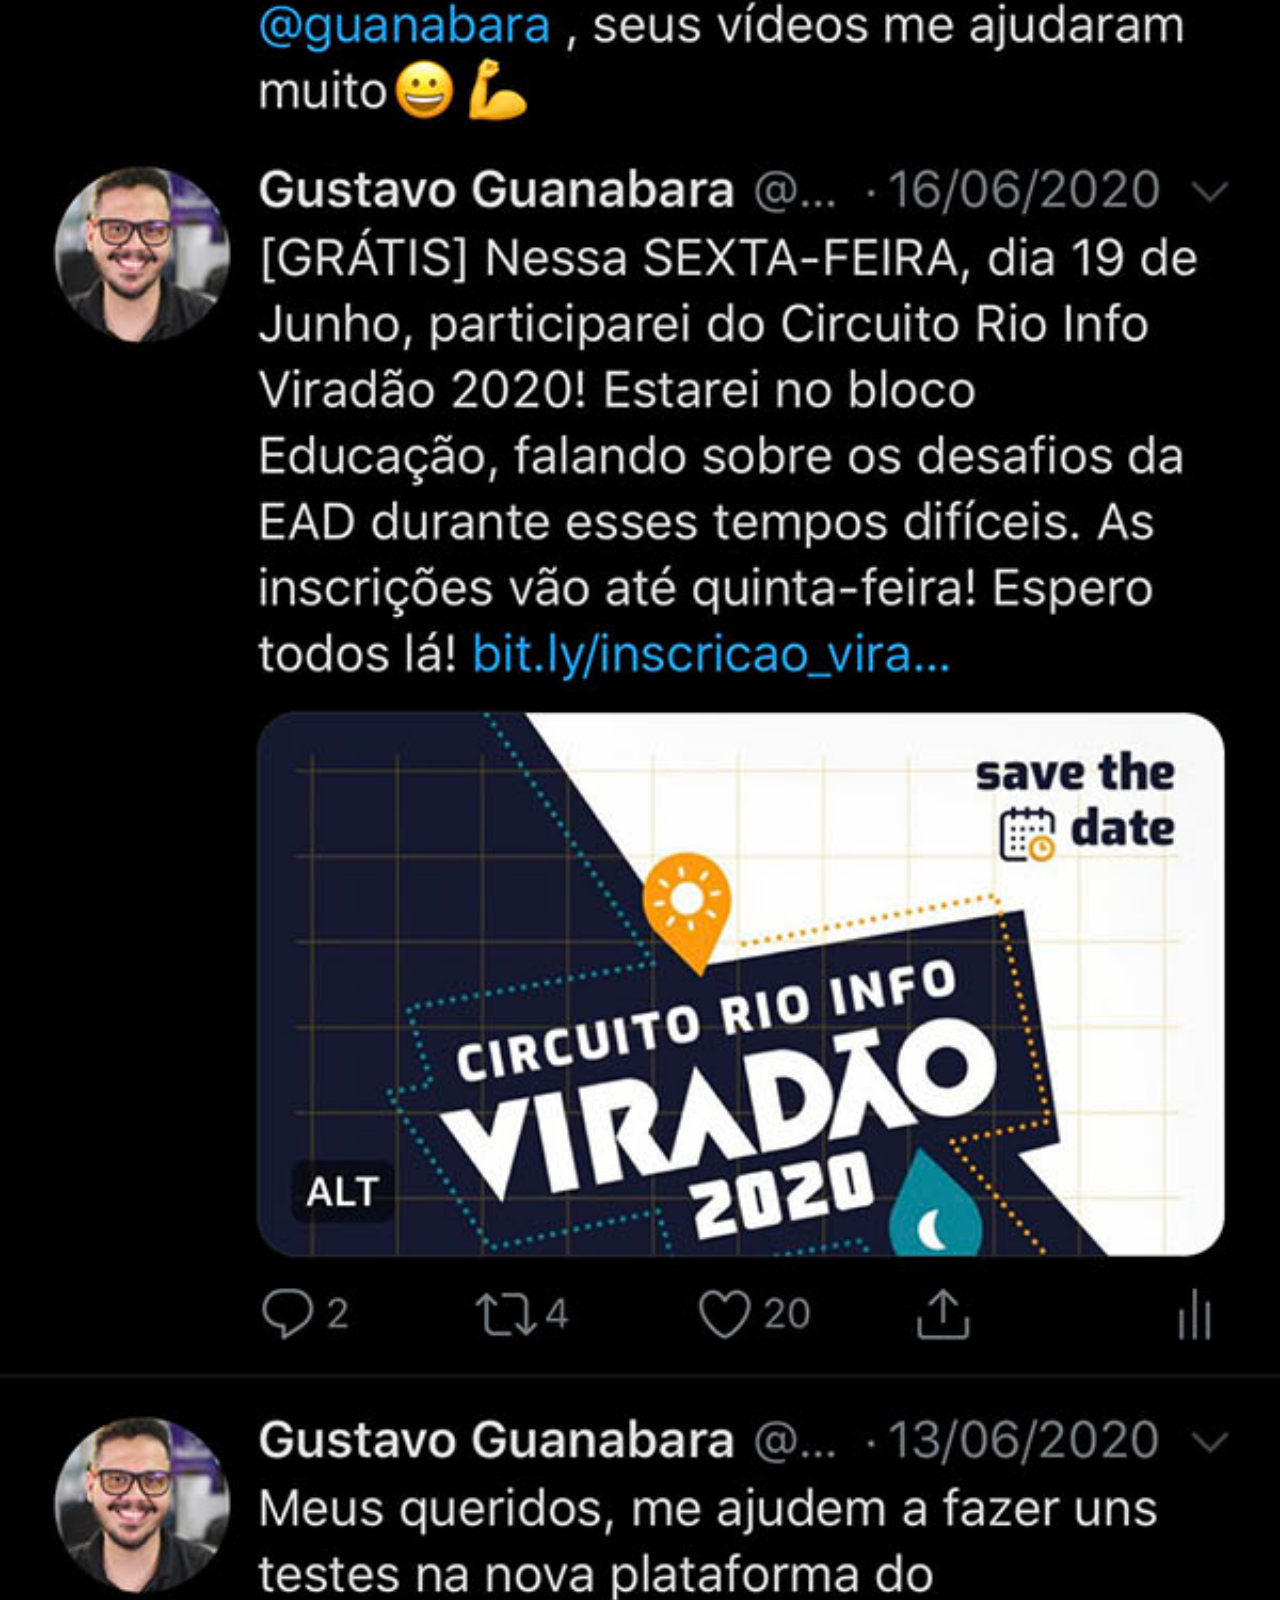
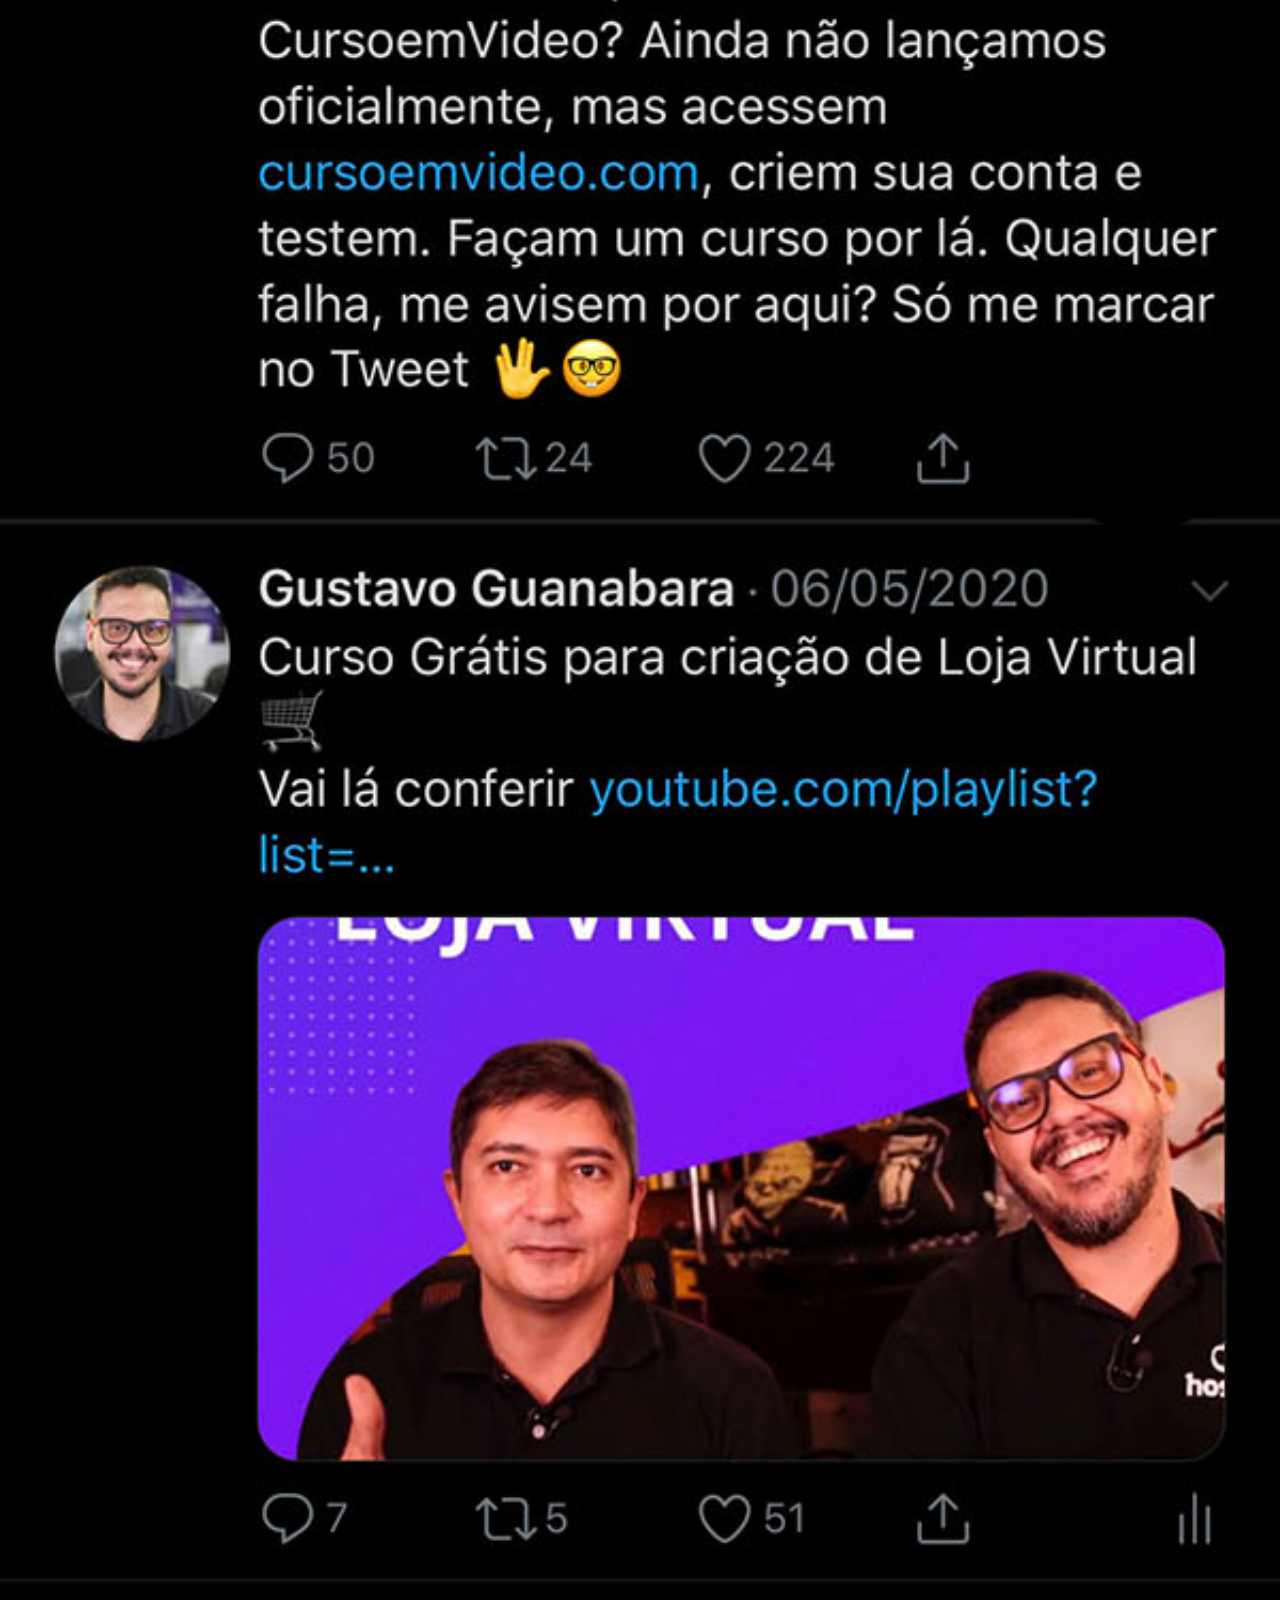
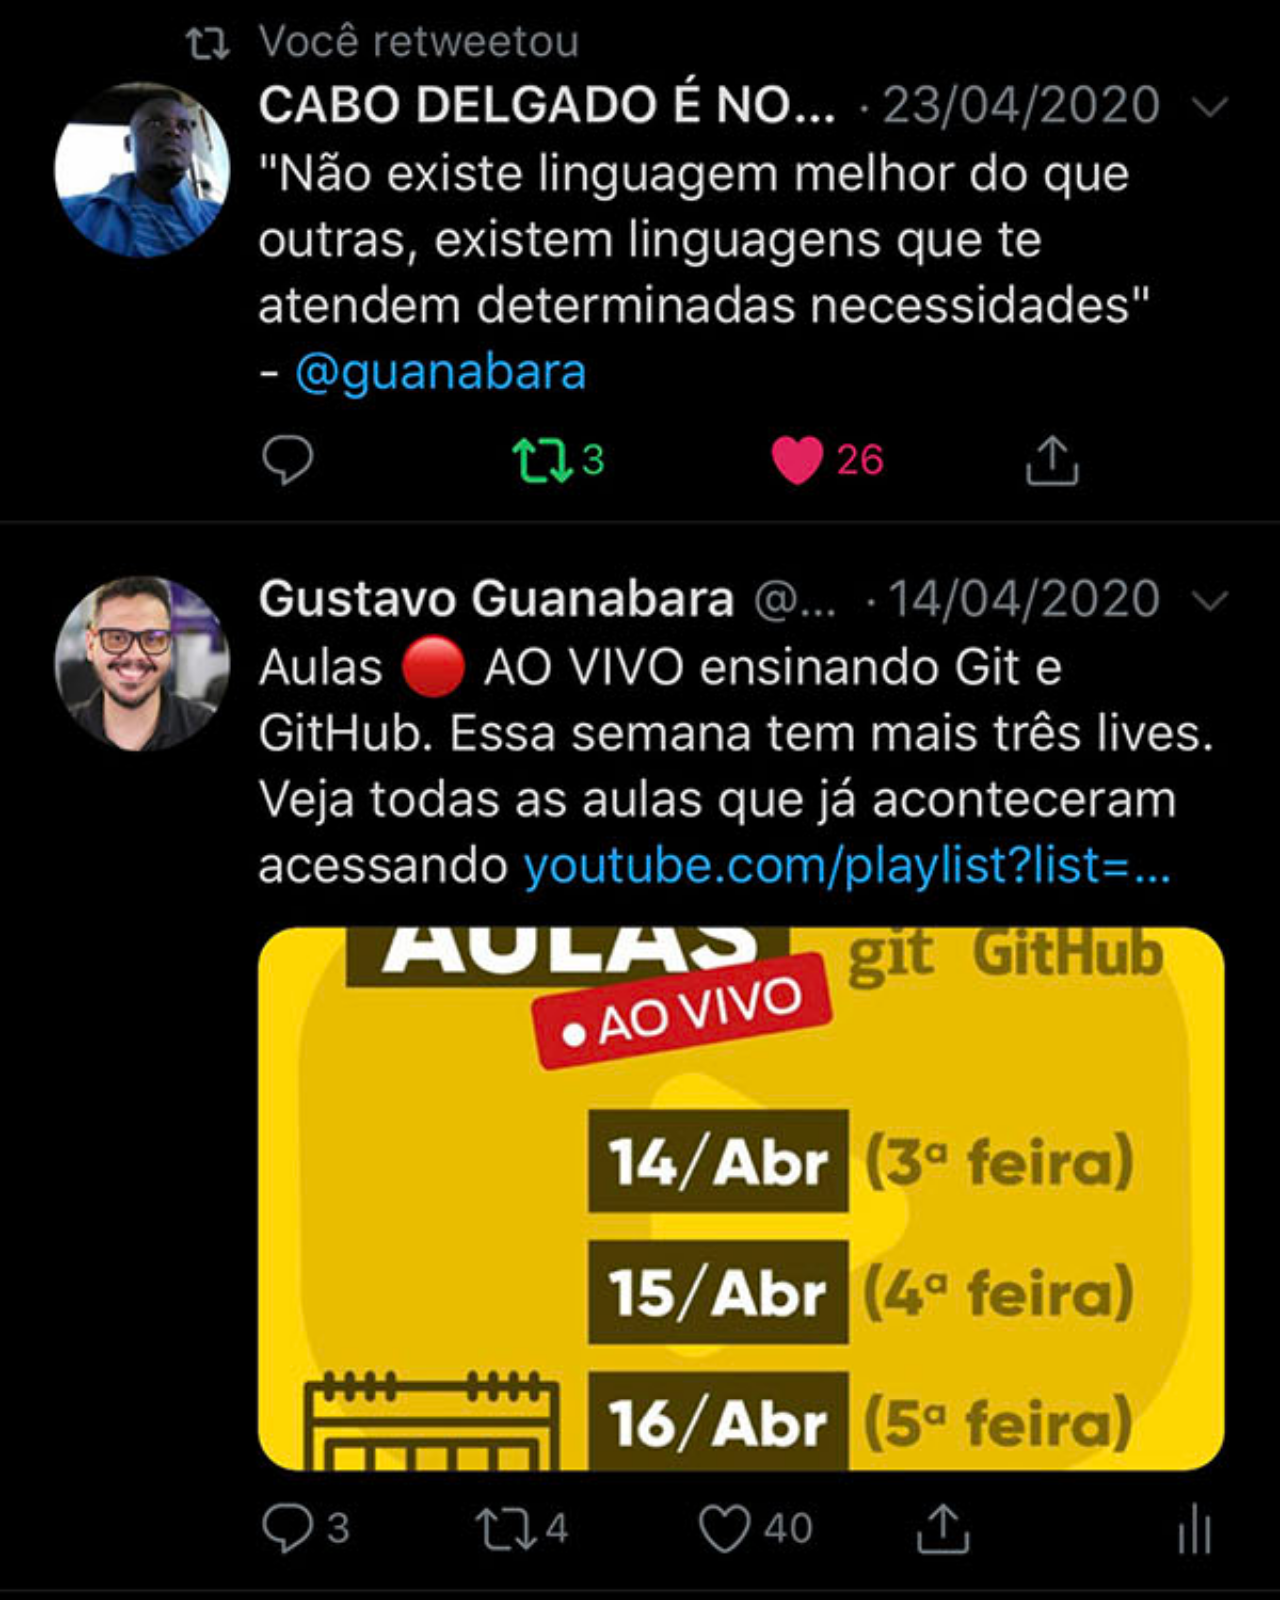
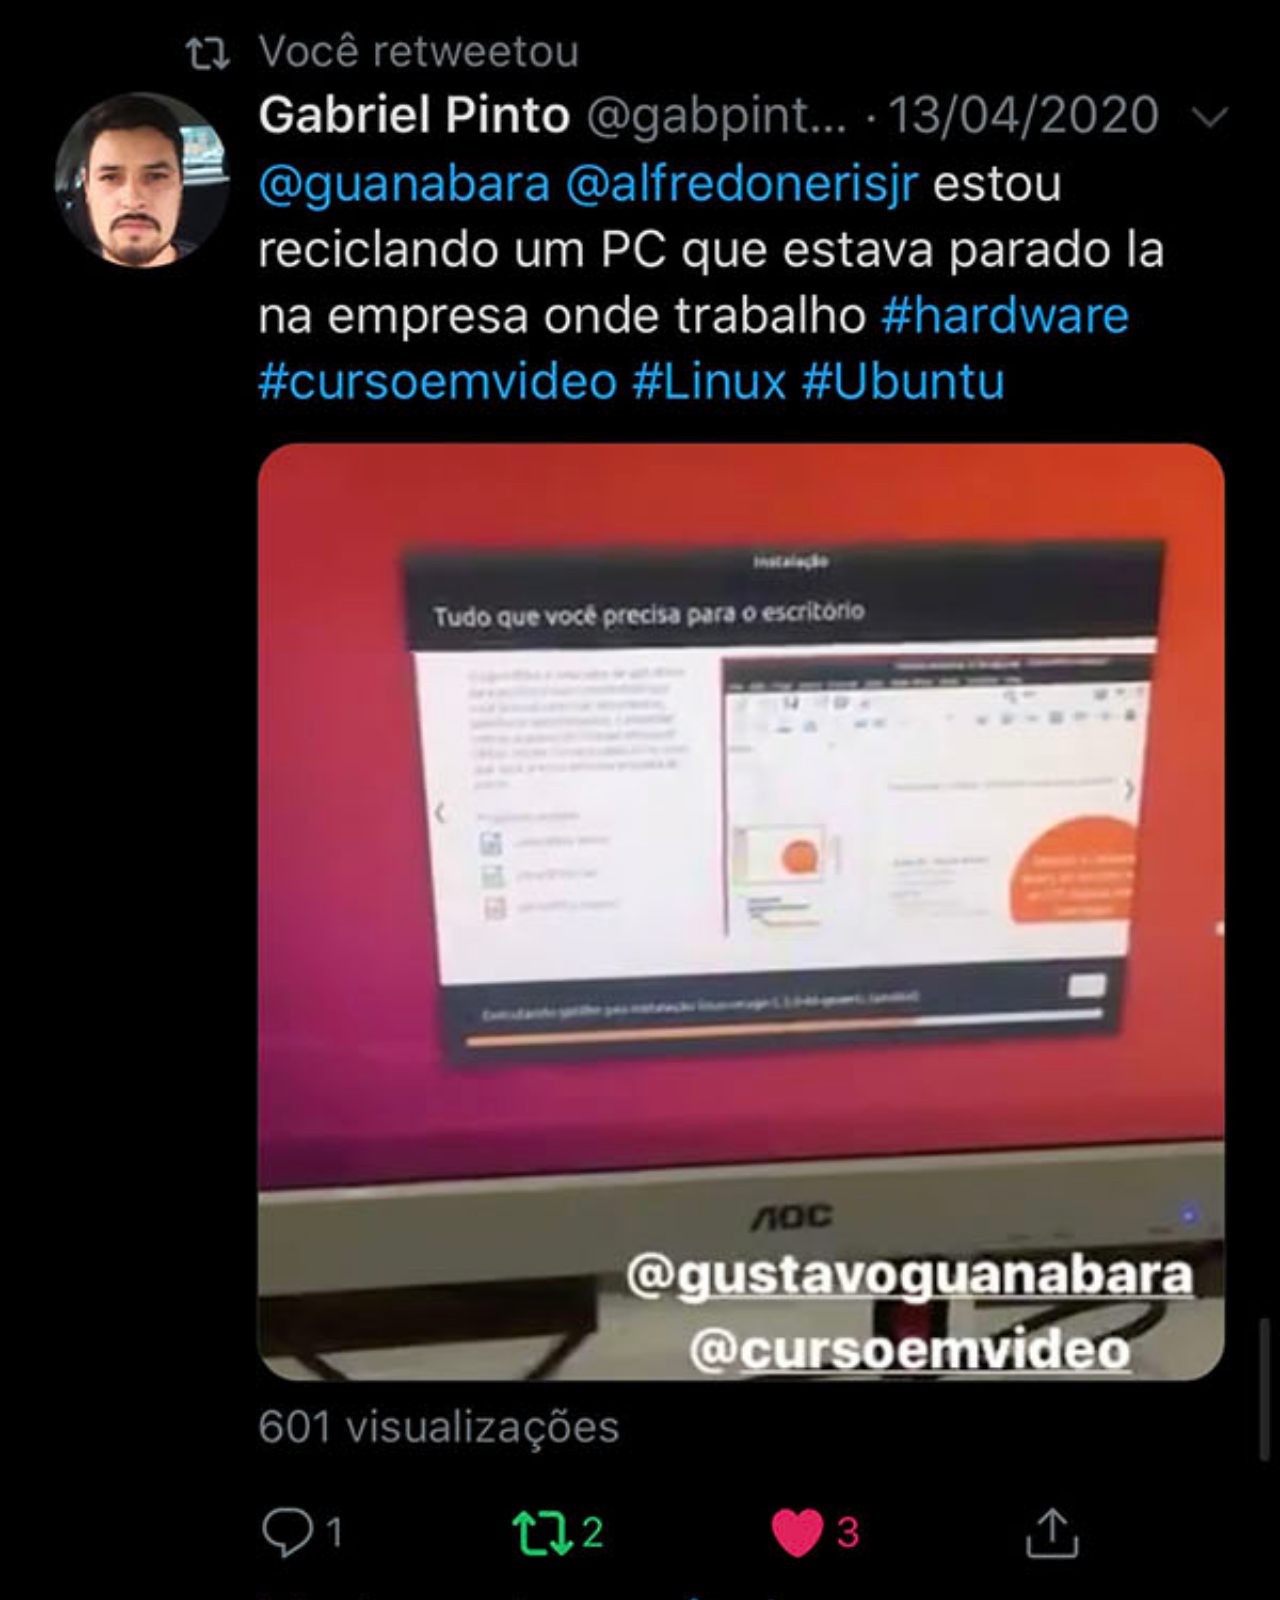
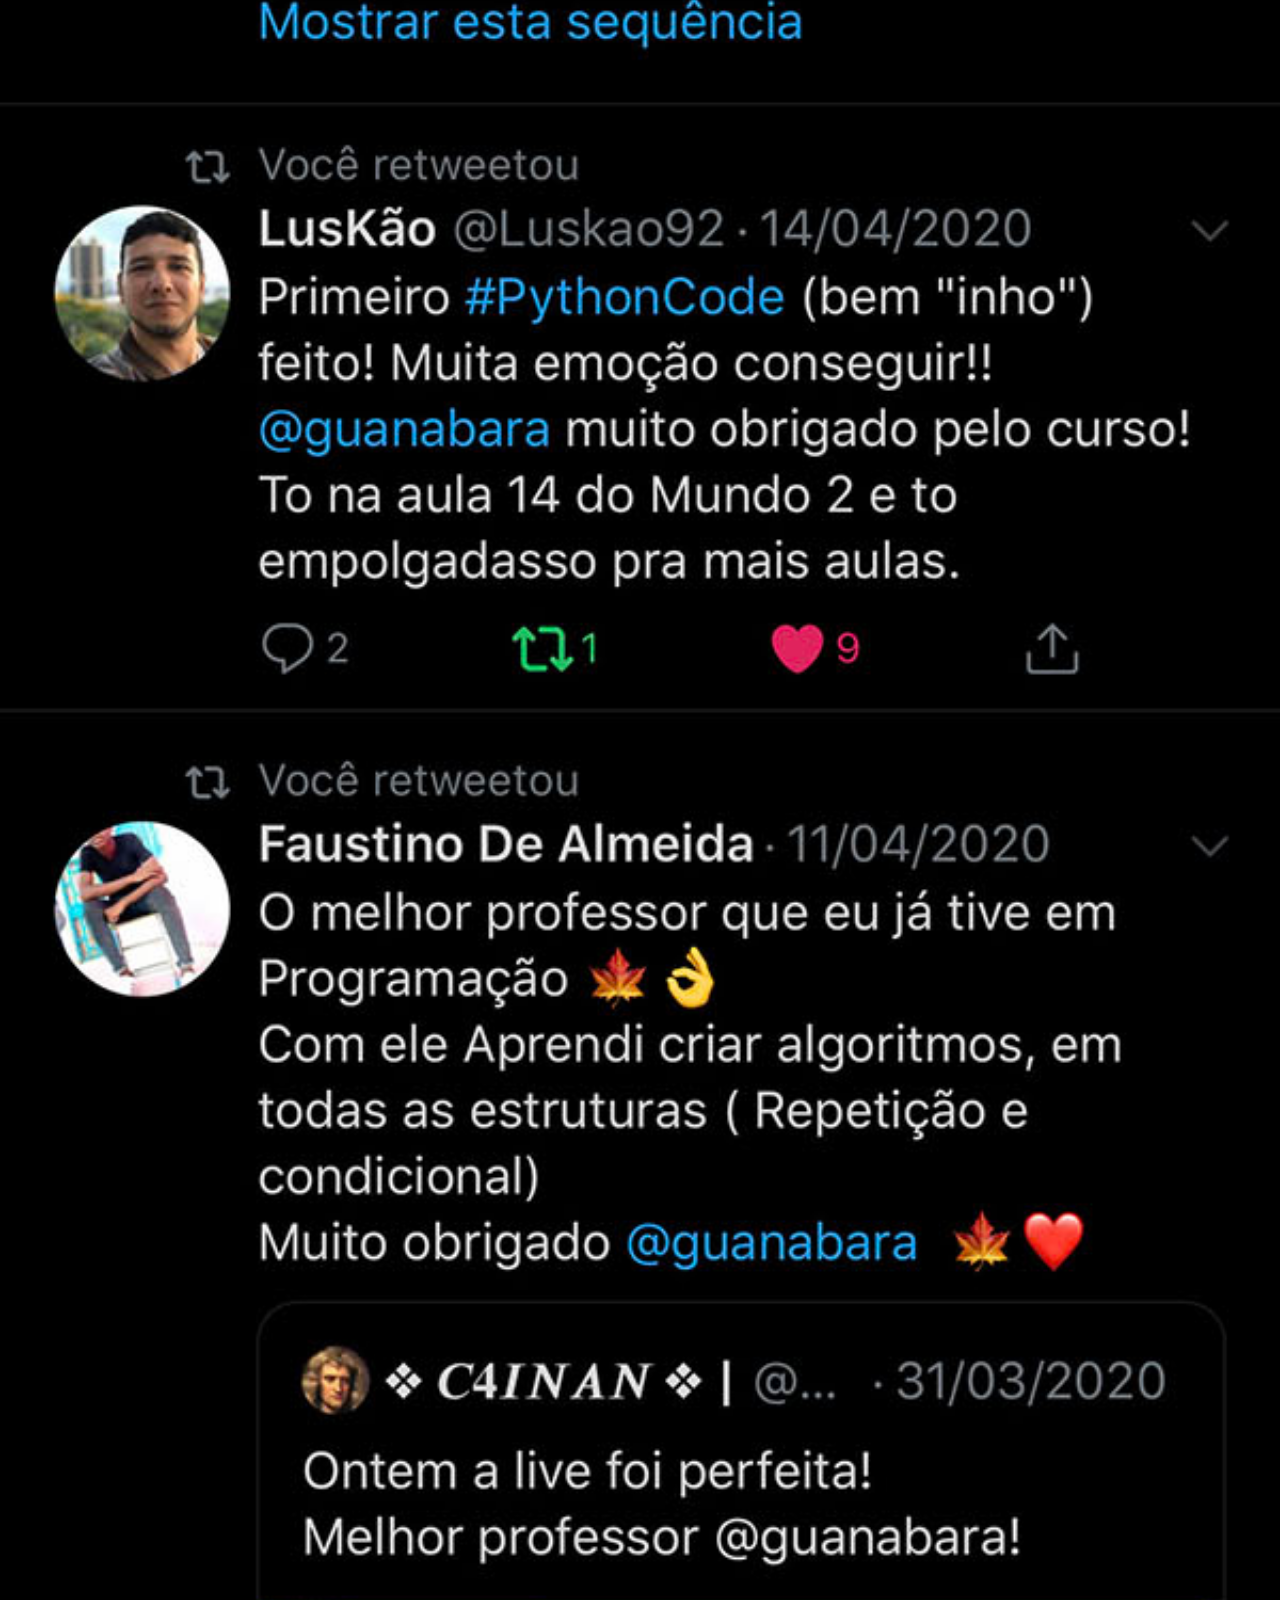
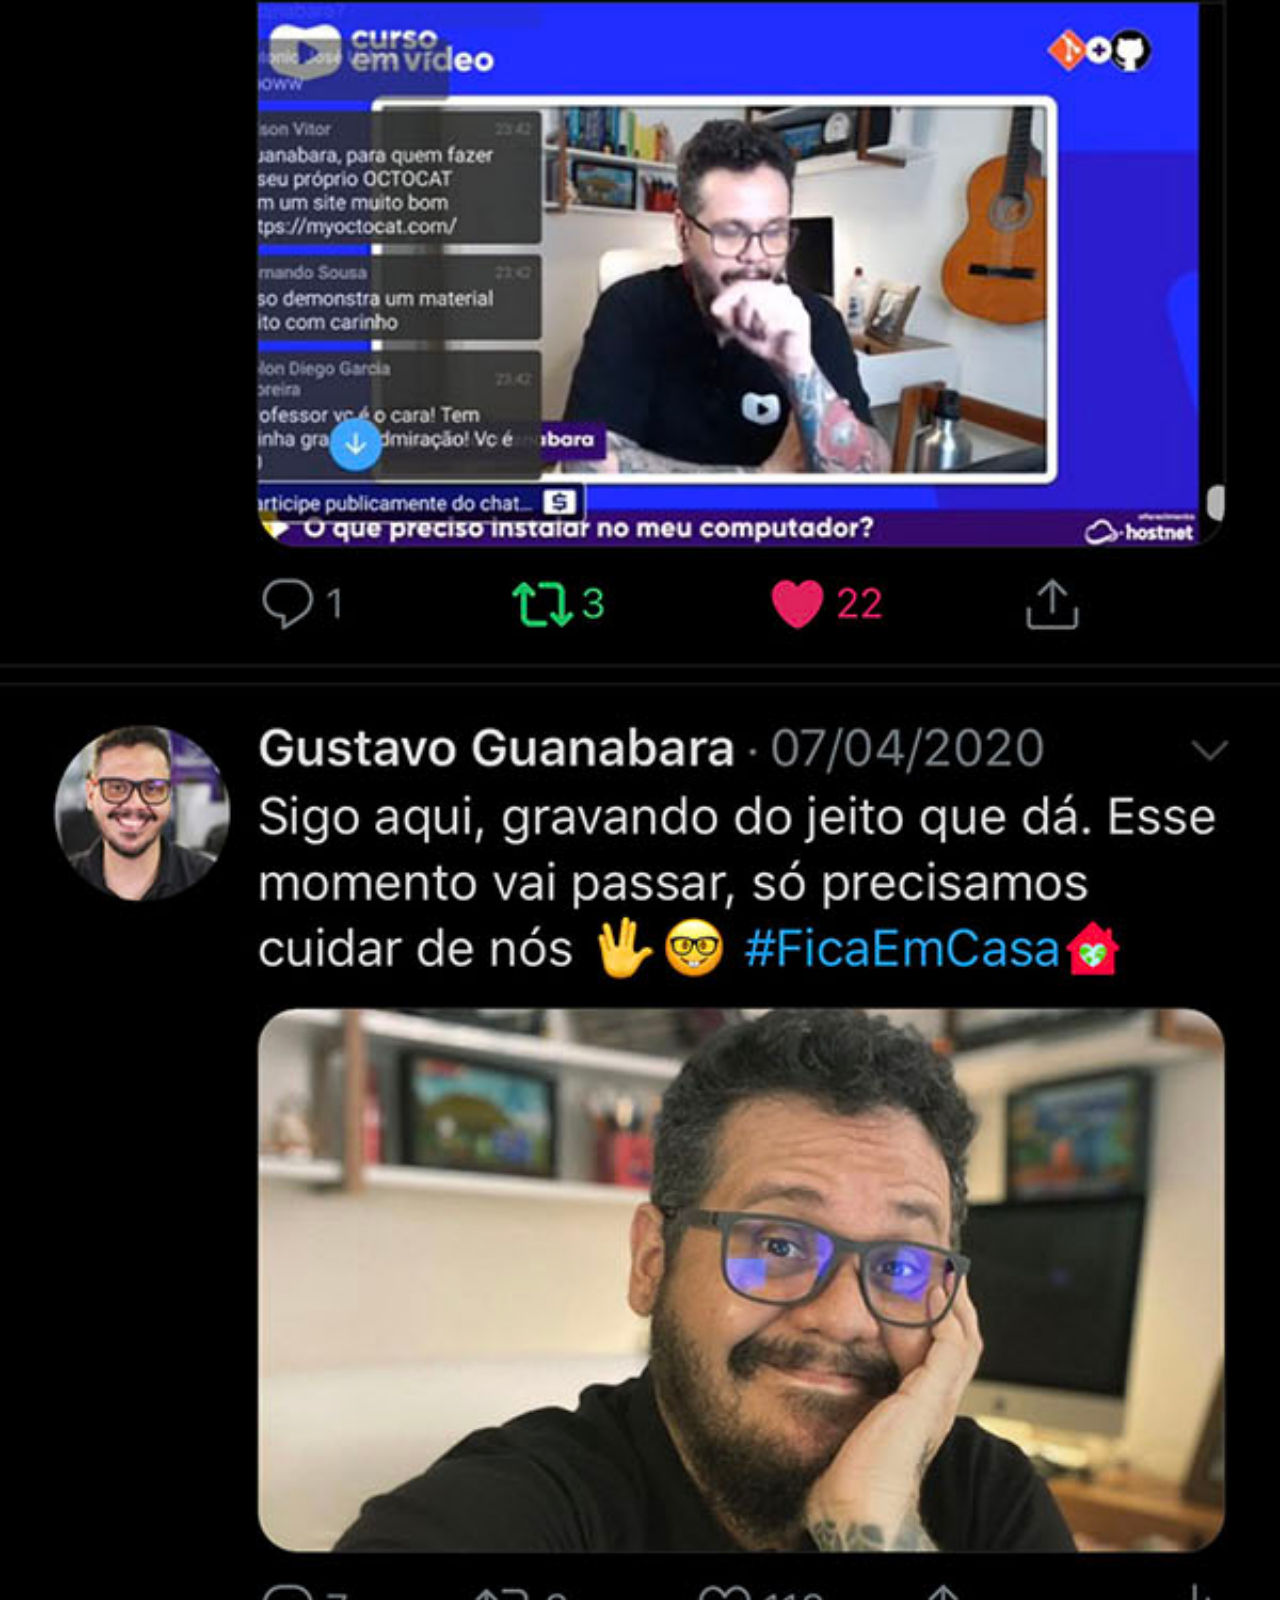
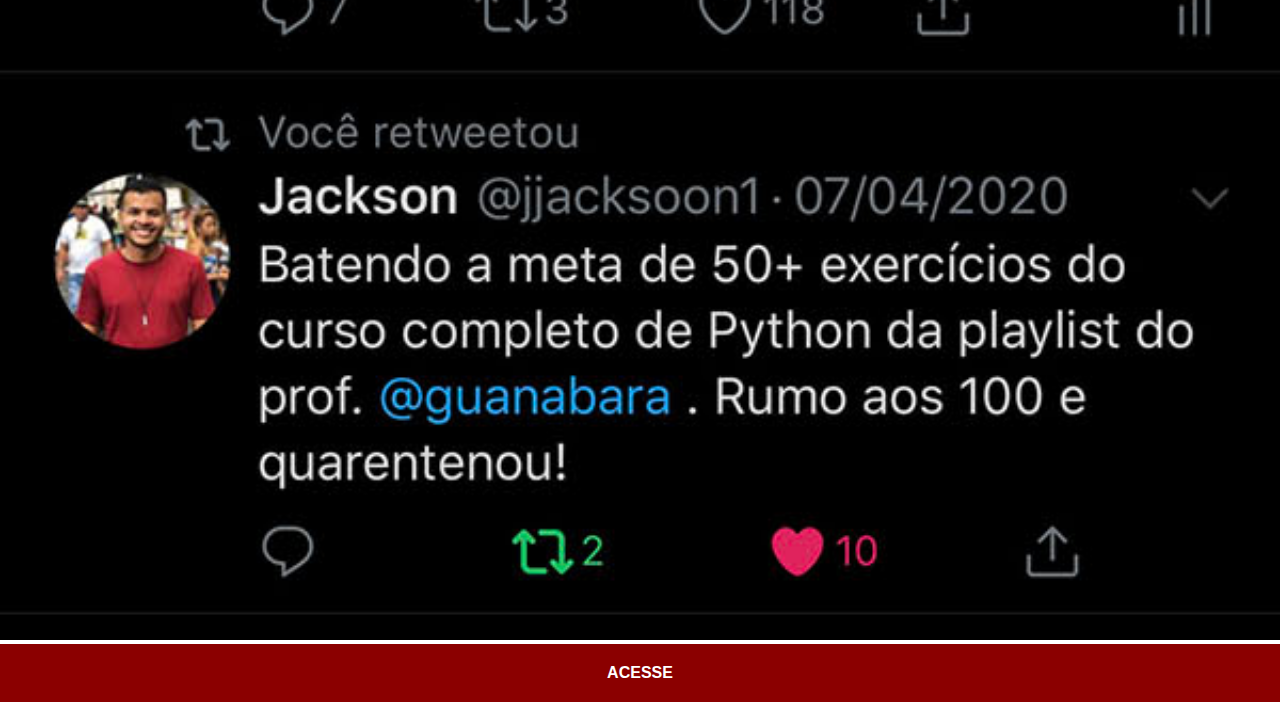
<file: twitter.html>
<!DOCTYPE html>
<html lang="pt-br">
<head>
    <meta charset="UTF-8">
    <meta name="viewport" content="width=device-width, initial-scale=1.0">
    <title>twitter</title>
    <link rel="stylesheet" href="estilos/social.css">
</head>
<body>
    <img src="imagens/tela-twitter.jpg" alt="twitter">
    <a href="https://x.com/guanabara?ref_src=twsrc%5Egoogle%7Ctwcamp%5Eserp%7Ctwgr%5Eauthor" target="_blank">ACESSE</a>
</body>
</html>
</file>
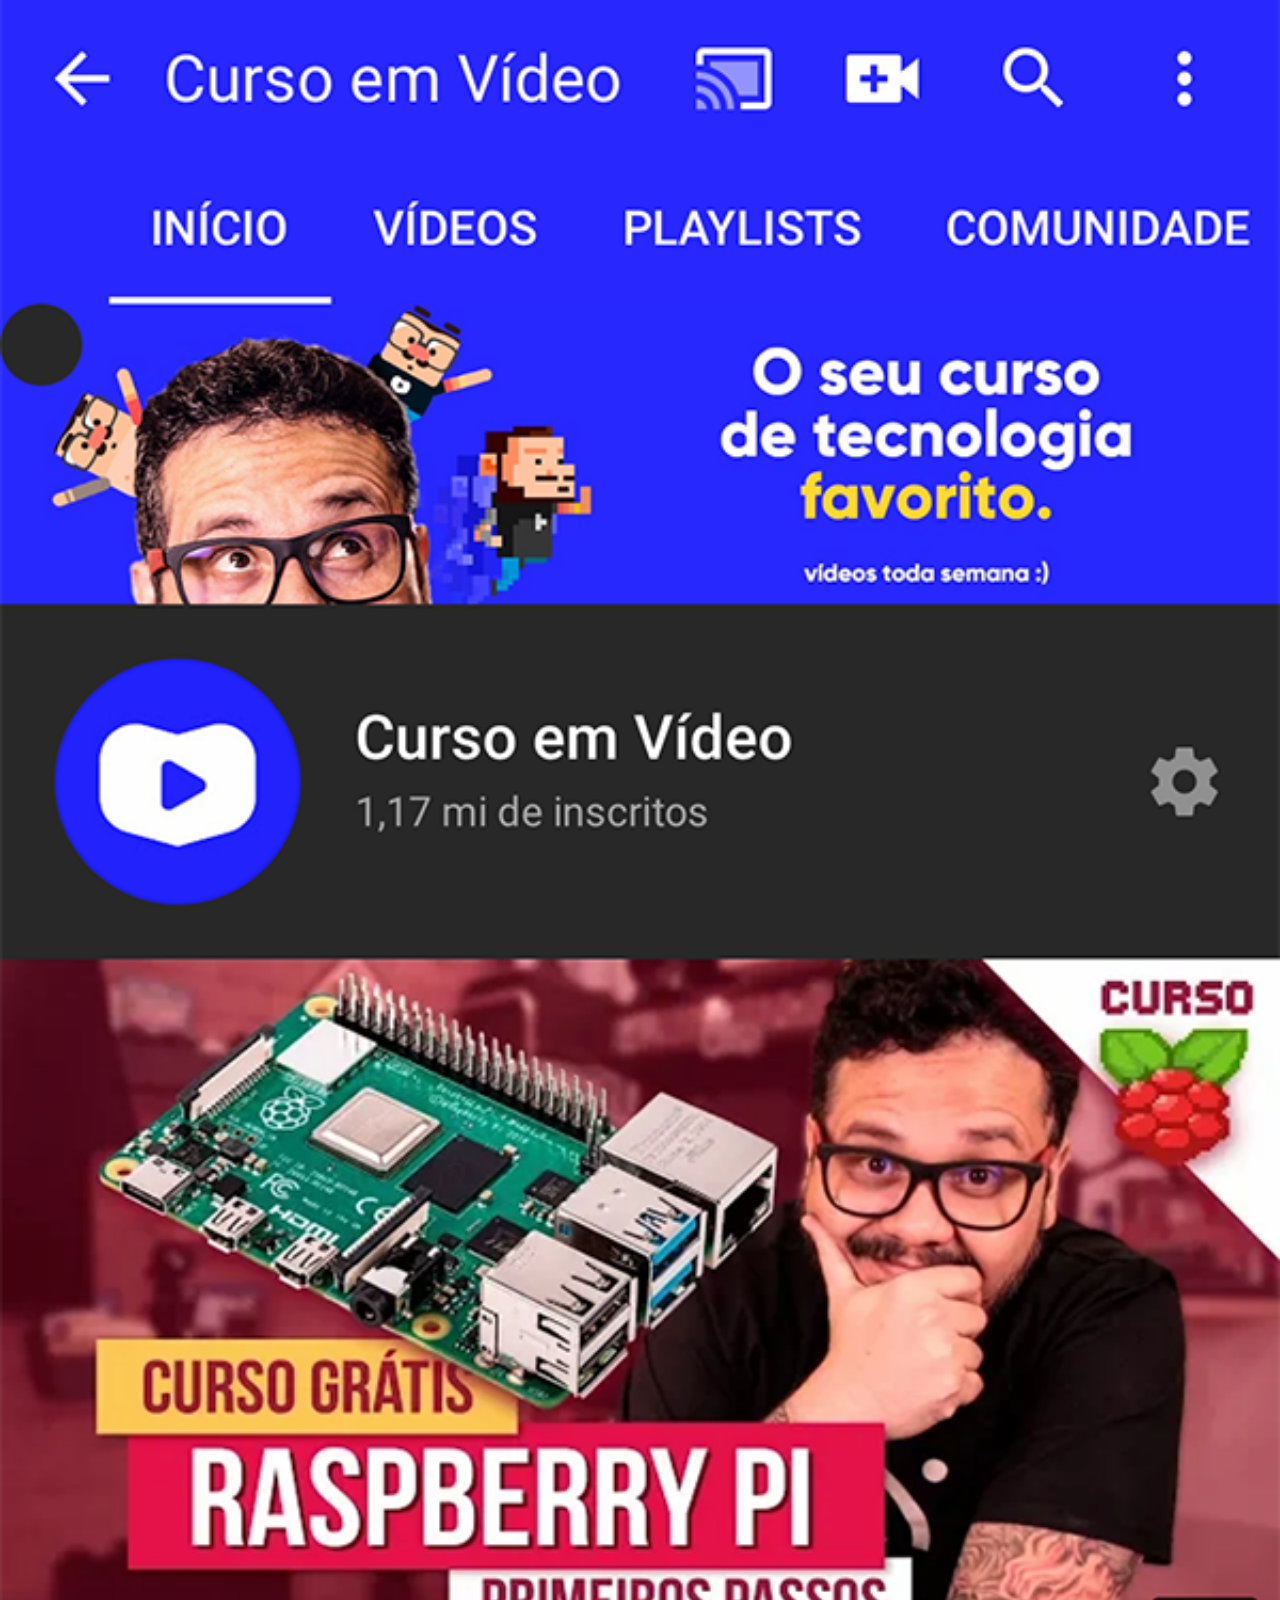
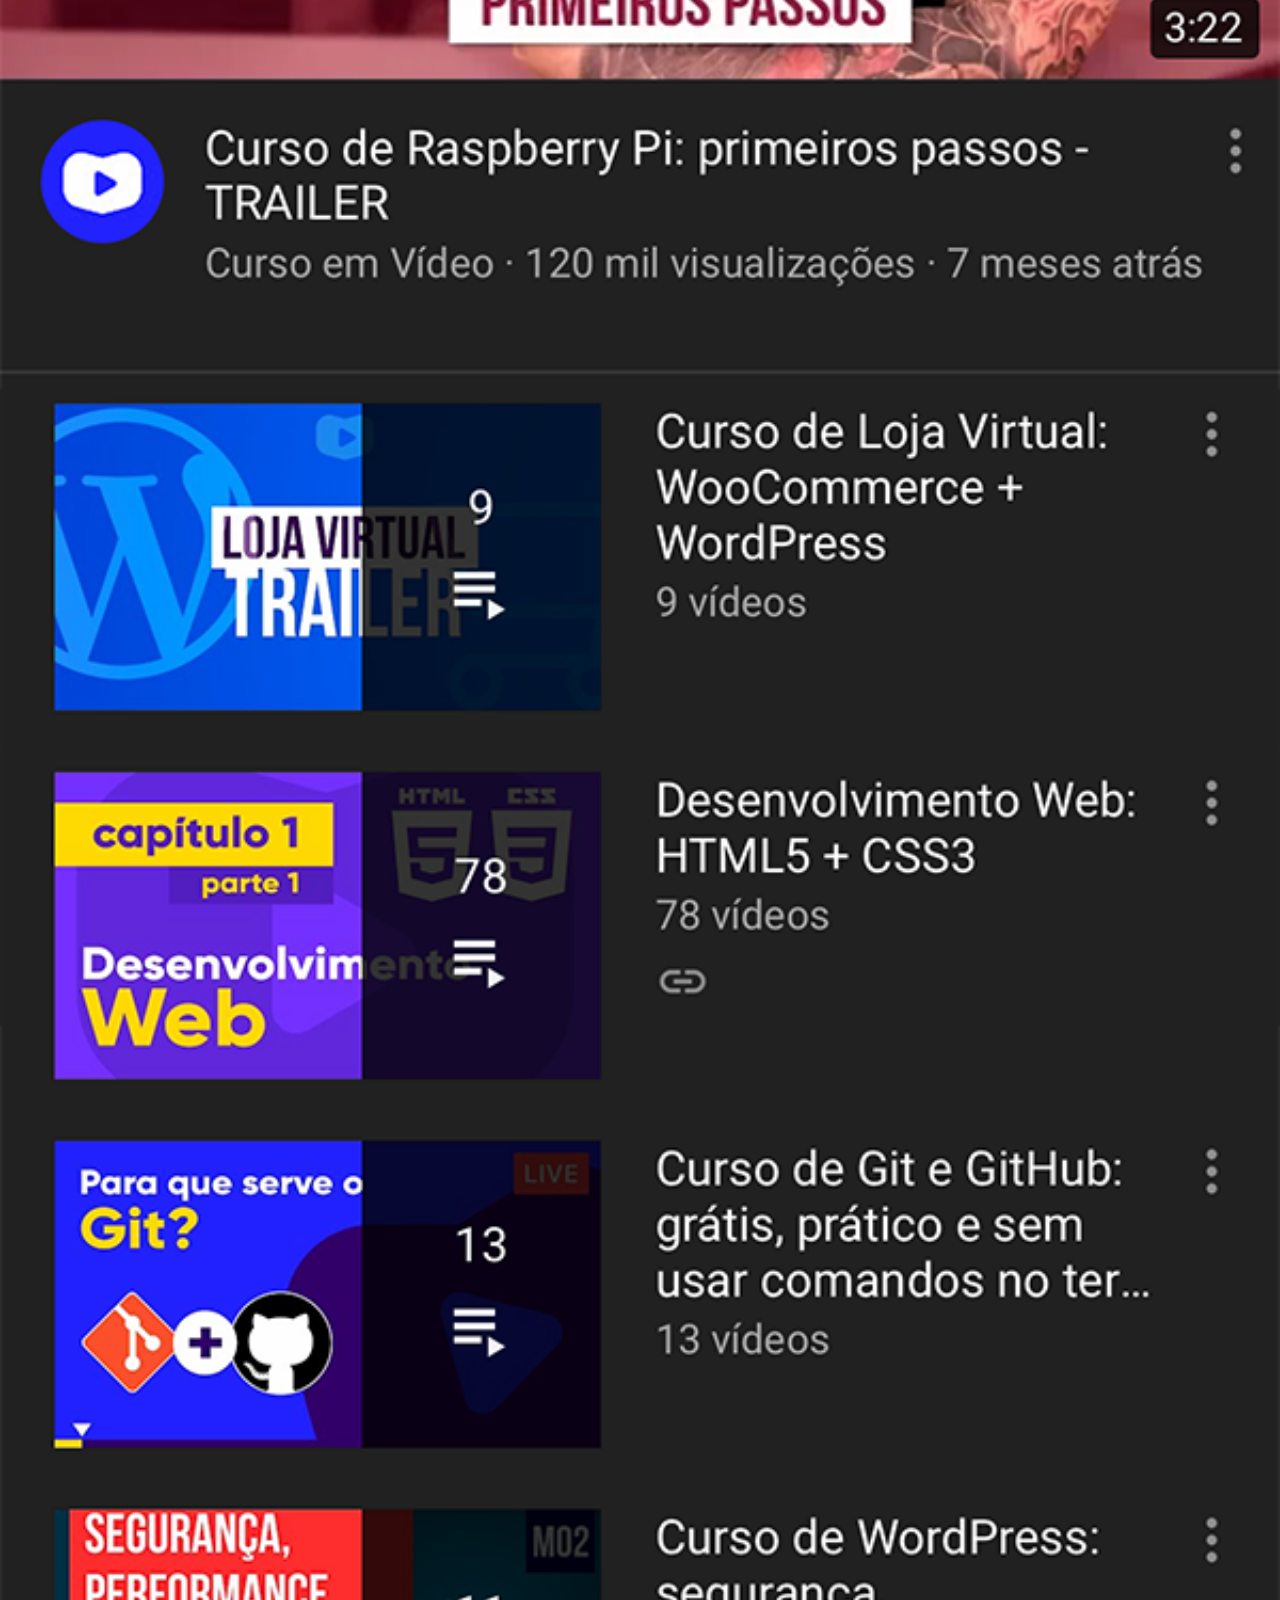
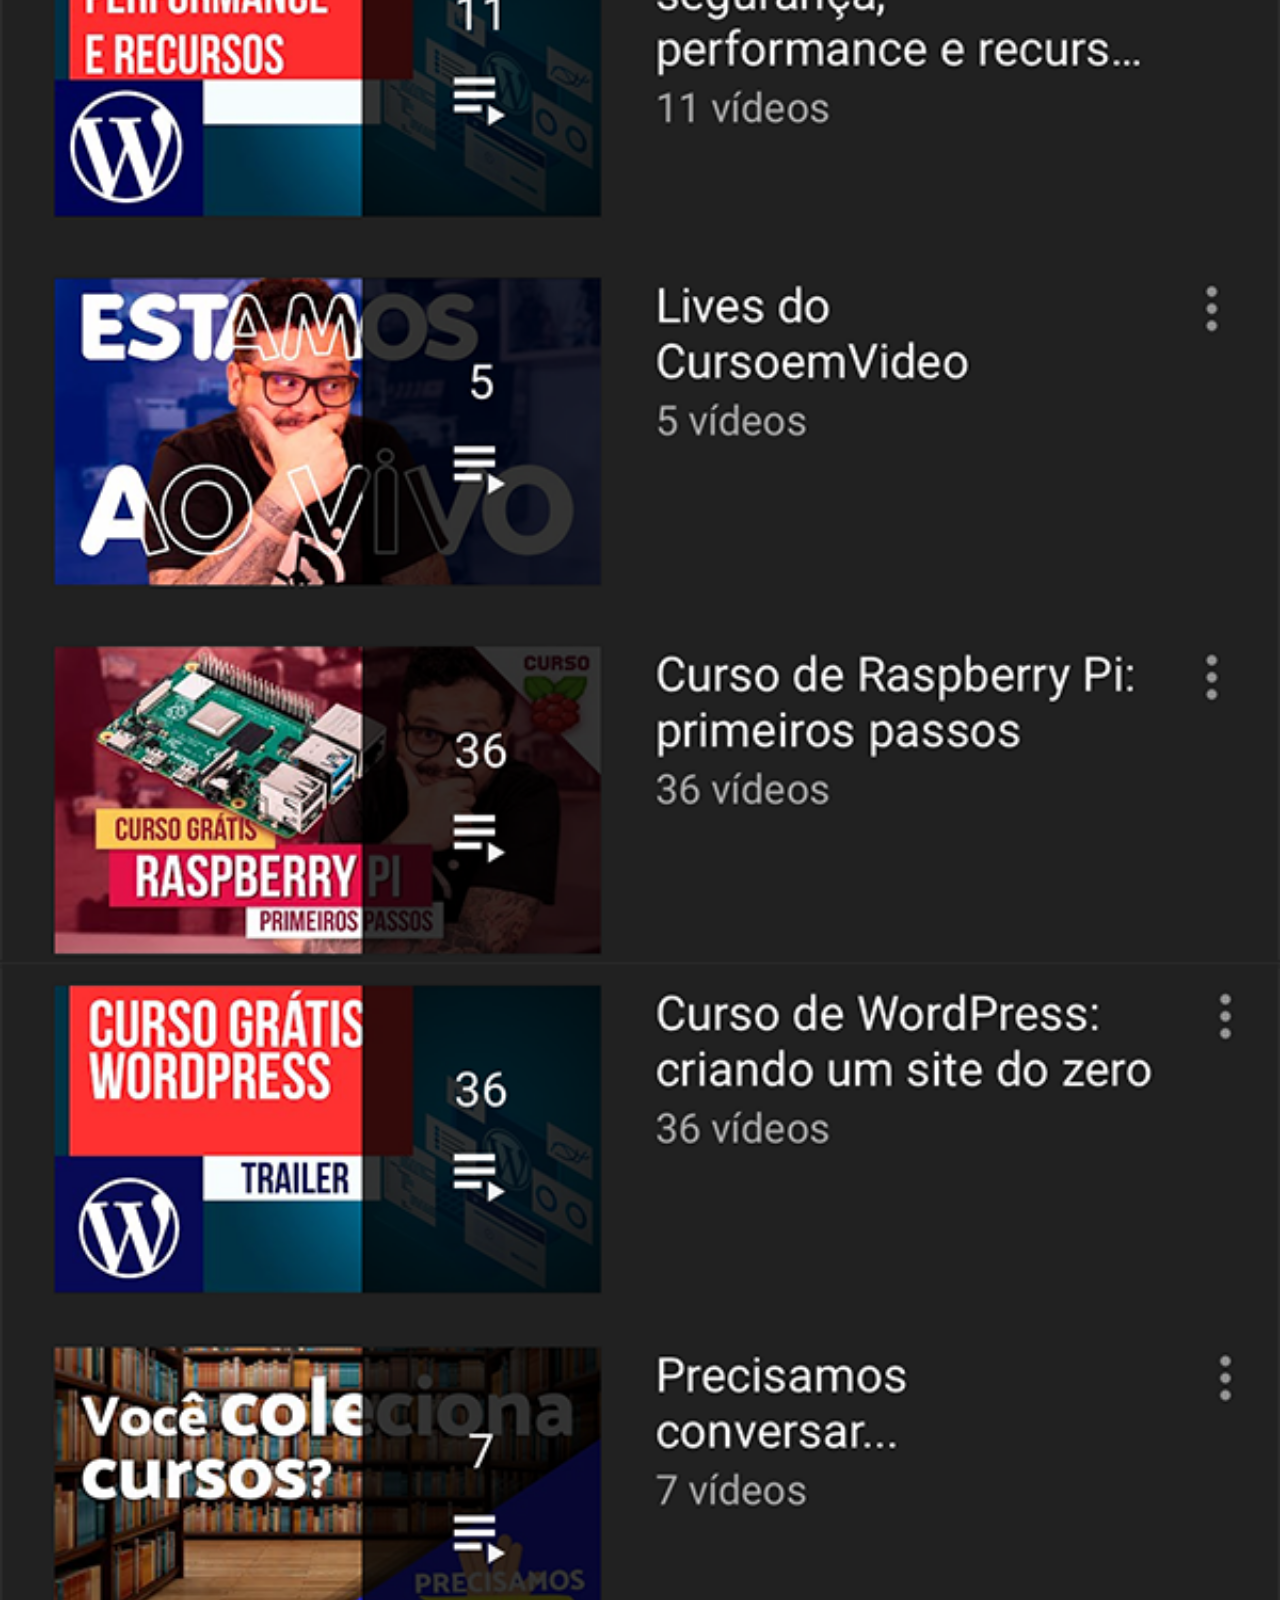
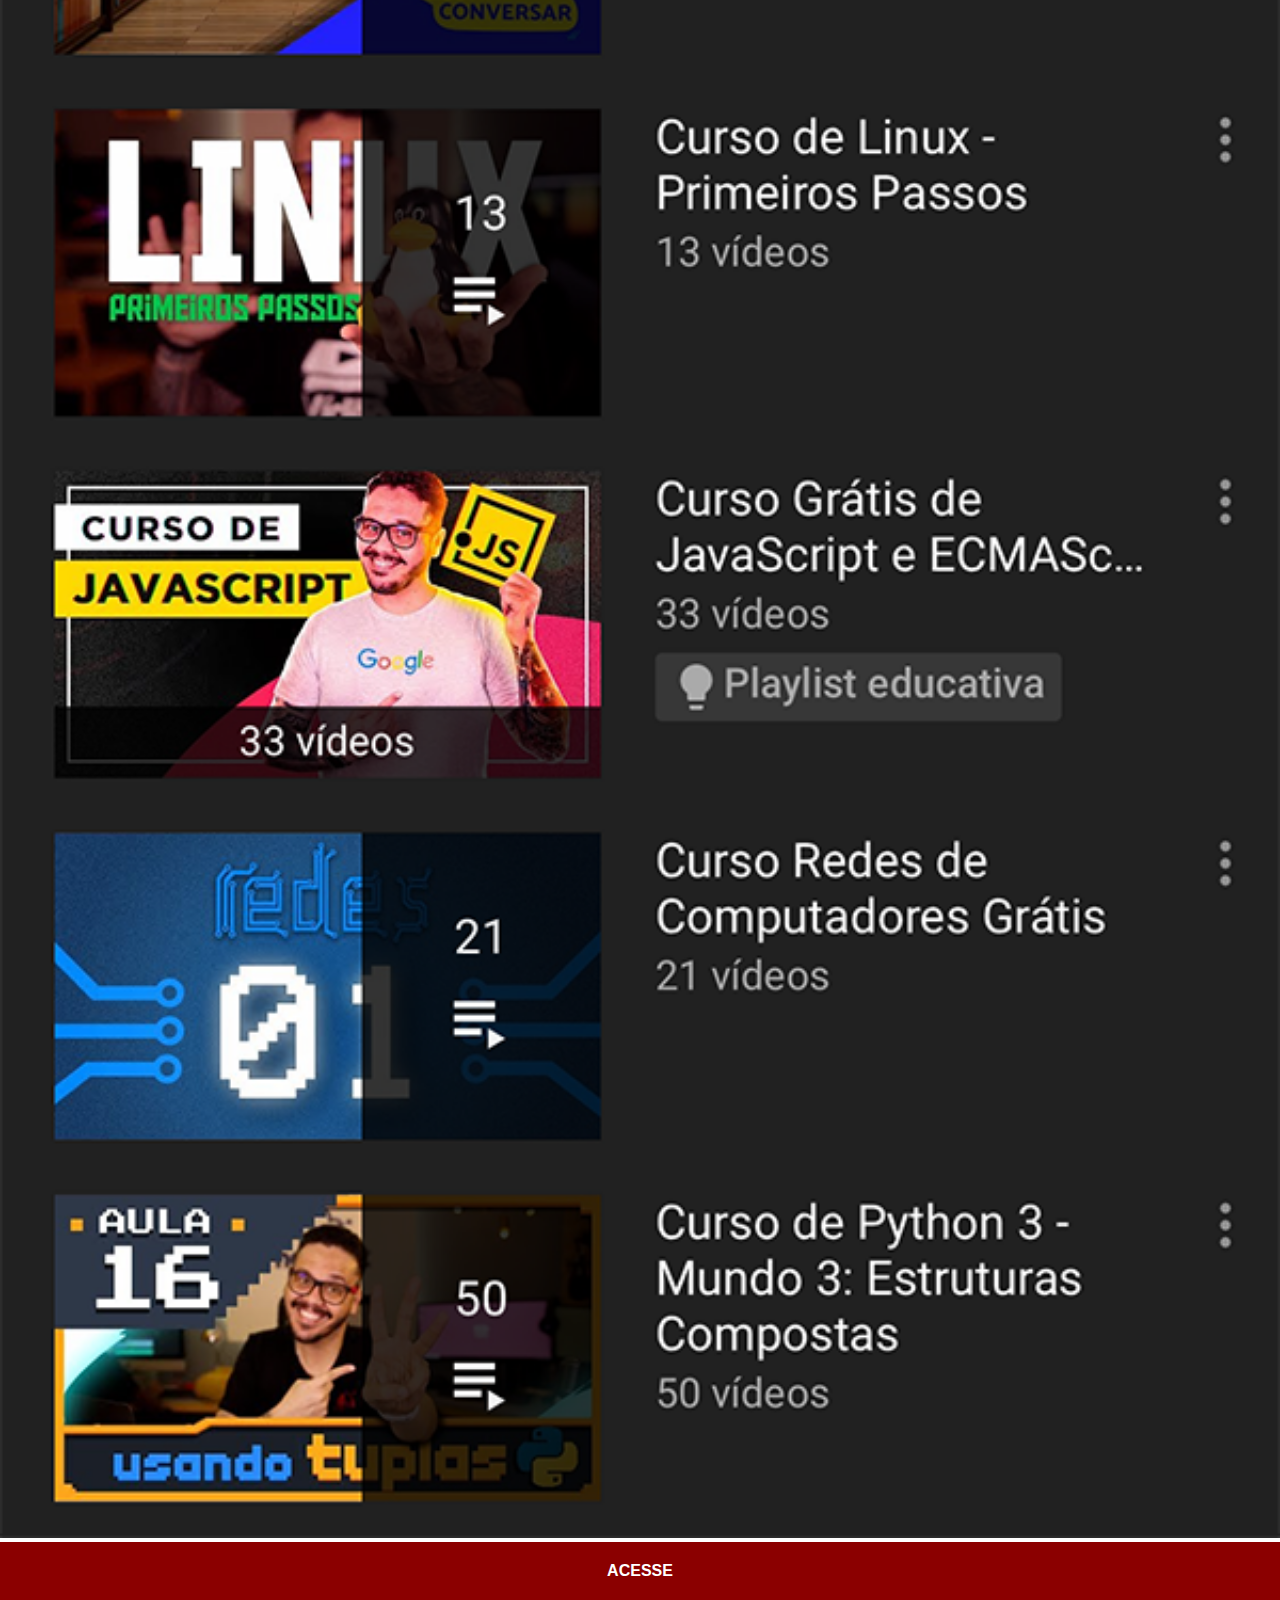
<file: youtube.html>
<!DOCTYPE html>
<html lang="pt-br">
<head>
    <meta charset="UTF-8">
    <meta name="viewport" content="width=device-width, initial-scale=1.0">
    <title>youtube</title>
    <link rel="stylesheet" href="estilos/social.css">
</head>
<body>
    <img src="imagens/tela-youtube.png" alt="youtube">
    <a href="https://www.youtube.com/c/CursoemVídeo/playlists" target="_blank">ACESSE</a>
</body>
</html>
</file>
<file: estilos/style.css>
@charset "UTF-8";

*{
    margin: 0px;
    padding: 0px;
    font-family: Arial, Helvetica, sans-serif;
}

html, body {
    height: 100vh;
    width: 100vw;
    background-color: black;
}

body {
    background: url('../imagens/fundo-madeira.jpg') no-repeat top center;
    background-size: cover;
    background-attachment: fixed;
}

main {
    position: relative;
    height: 100vh;
}

section#telefone {
    position: absolute;
    top: 50%;
    left: 50%;
    transform: translate(-50%, -50%);

    height: 627px;
    width: 311px;
    background: url('../imagens/frame-iphone.png') no-repeat;
    
}

iframe#tela {
    position: relative;
    top: 80px;
    left: 22px;
    width: 267px;
    height: 471px;
}

section#redes-sociais {
    text-align: right;
}

section#redes-sociais img {
    width: 50px;
    margin: 10px;
    border-radius: 50%;
    box-shadow: 2px 2px 5px rgba(0, 0, 0, 0.486);
    box-sizing: border-box;
}

section#redes-sociais img:hover {
    border: 2px solid rgba(255, 255, 255, 0.623);
    transform: translate(-3px, -3px);
    box-shadow: 5px 5px 10px rgba(0, 0, 0, 0.603);
    transition: transform 0.4s, border 0.4s ;
}
</file>
<file: estilos/social.css>
@charset "UTF-8";

* {
    margin: 0px;
    padding: 0px;
    font-family: Arial, Helvetica, sans-serif;
}

::-webkit-scrollbar {
    width: 0px;
    height: 0px;
}

img {
    width: 100vw;
}

a {
    display: block;
    background-color: darkred;
    padding: 20px;
    text-align: center;
    font-weight: bolder;
    text-decoration: none;
    color: white;
}
a:hover {
    background-color: red;
}

body {
    background-color: white;
}
</file>
